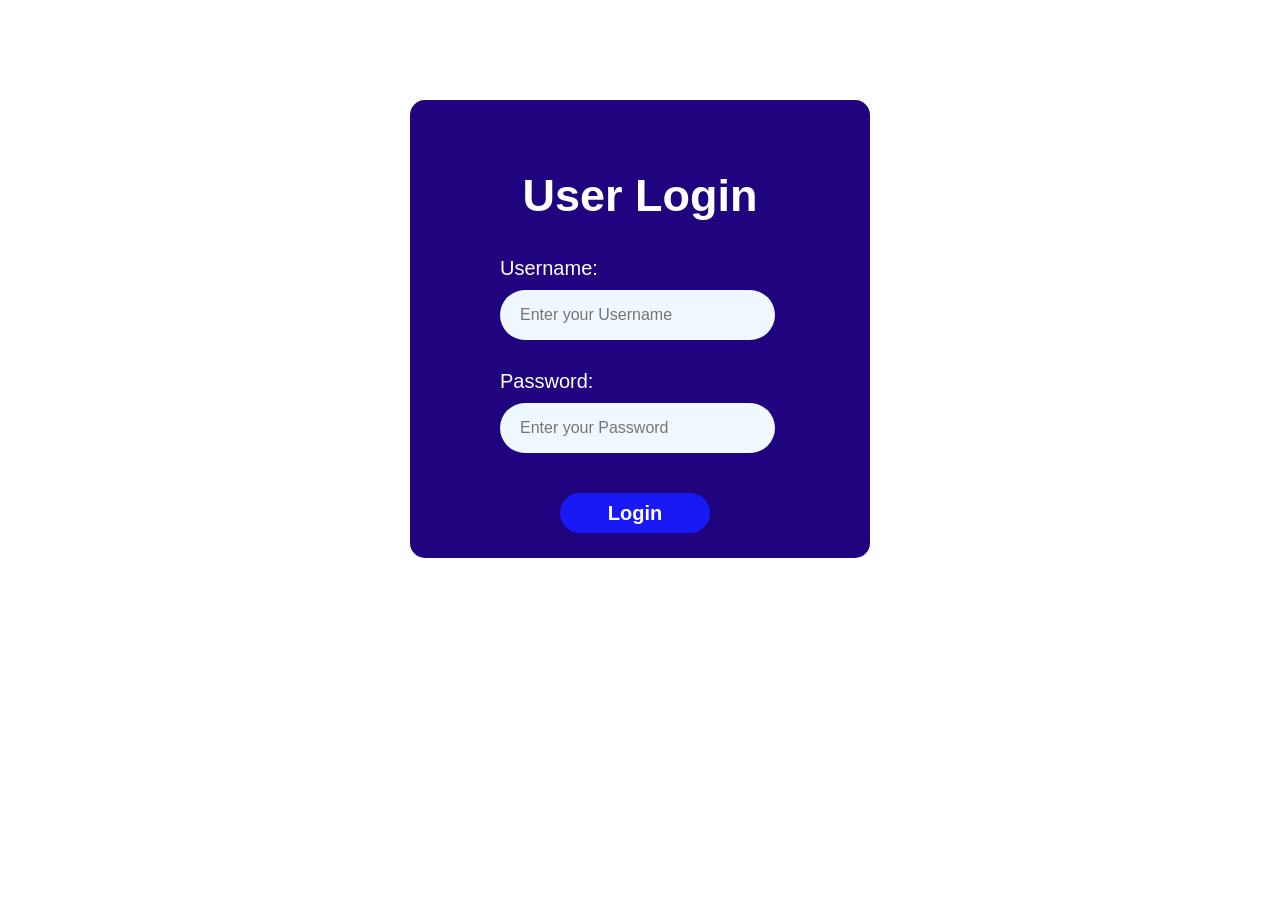
<file: index.html>
<!DOCTYPE html>
<html>
<head>
    <title>Login Form</title>
    <link rel="stylesheet" href="style.css">
</head>
<body>
    <div class="container">
        <form id="loginForm">
            <h1> User Login</h1>
            <div class="input-box">
                <label>Username:</label>
                <input type="text" id="username" placeholder="Enter your Username" required>
            </div>
            <div class="input-box">
                <label> Password:</label>
                <input type="password" id="password" placeholder="Enter your Password" required>
              <button id="loginbtn" type="submit" class="btn">Login</button>
              <p id="error-msg"></p>
            </div>
        </form>
    </div>
    <script src="login.js"></script>
</body>
</html>
</file>
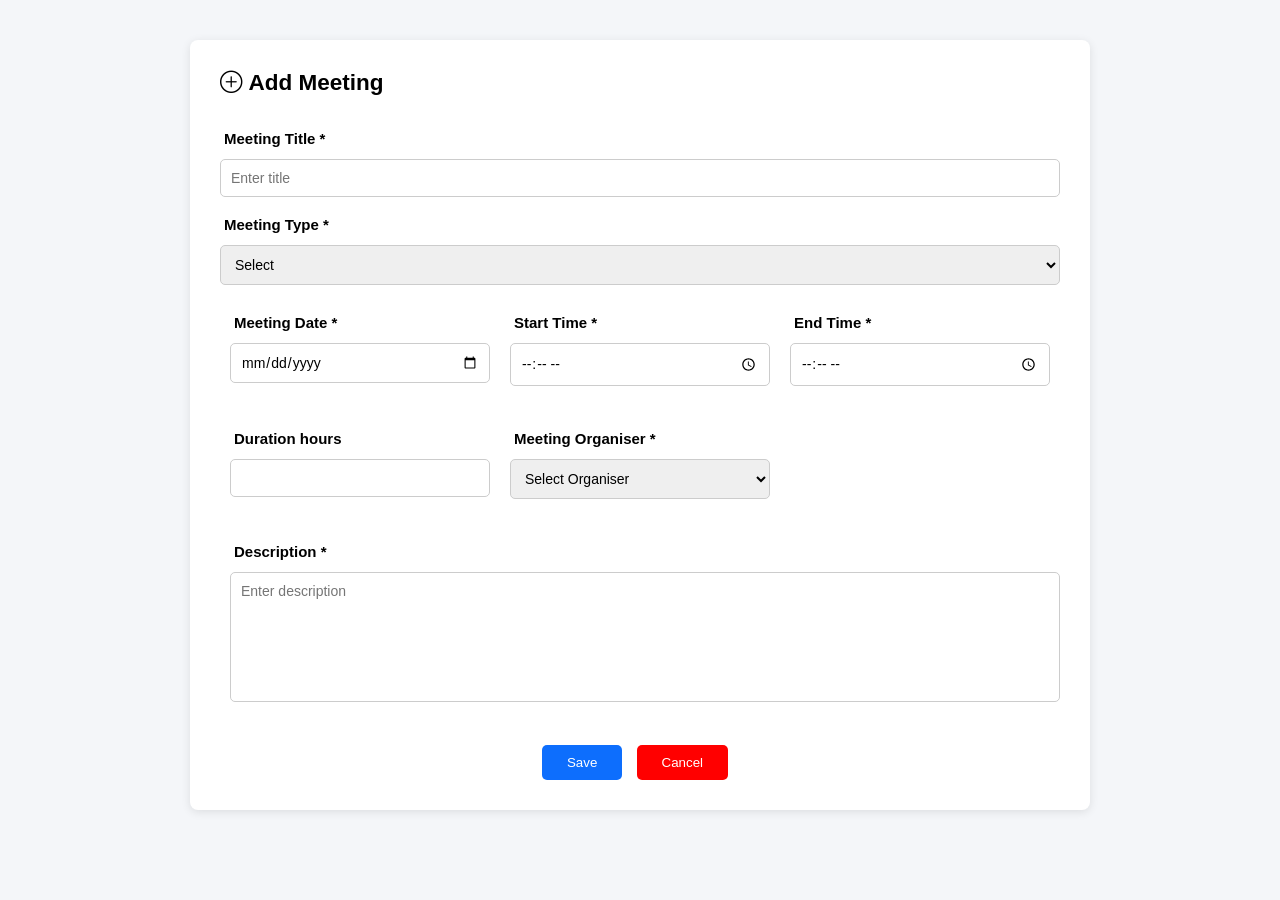
<file: html/add.html>
<!DOCTYPE html>
<html>
<head>
    <title>Add Meeting</title>
    <link rel="stylesheet" href="../css/add.css">
     <link rel="stylesheet" href="https://cdn.jsdelivr.net/npm/bootstrap-icons@1.11.3/font/bootstrap-icons.min.css">
    </head>
<body>
<div class="container">
    <div class="header">
        <h2><i class="bi bi-plus-circle"></i> Add Meeting</h2>
    </div>
    <form>
        <div class="box">
            <label>Meeting Title *</label>
            <input type="text" id="meetingtitle" placeholder="Enter title">
        </div>
        <div class="box">
            <label>Meeting Type *</label>
            <select id="meetingytpe">
               <option>Select</option>
               <option>cochin vendor</option>
               <option>PMDG</option>
               <option>Internal meeting</option>
            </select> 
        </div>
        <div class="row">
            <div class="field">
                <label>Meeting Date *</label>
                <input type="date" id="meetingdate">
            </div>
            <div class="field">
                <label>Start Time *</label>
                <input type="time" id="starttime">
            </div>
             <div class="field">
                <label>End Time *</label>
                <input type="time" id="endtime">
            </div>
        </div>
        <div class="row">
            <div class="field">
                <label>Duration hours</label>
                <input type="text" id="dhrs">
            </div>
            <div class="field">
                <label>Meeting Organiser *</label>
                <select id="organiser">
                    <option>Select Organiser </option>
                    <option>Shrikanth</option>
                    <option>Ram</option>
                    <option>Palanivel</option>
                </select>
            </div>
        </div>
             <div class="row">
            <div class="field">
                <label>Description *</label>
                 <textarea id="description" placeholder="Enter description"></textarea>
            </div>
             </div>
        <div class="buttons">
            <button type="submit" id="savebtn" class="save-btn">Save</button>
            <button type="reset" id="cancelbtn" class="cancel-btn">Cancel</button>
        </div>
    </form>
</div>
<script src="../js/add.js"></script>
</body>
</html>
</file>
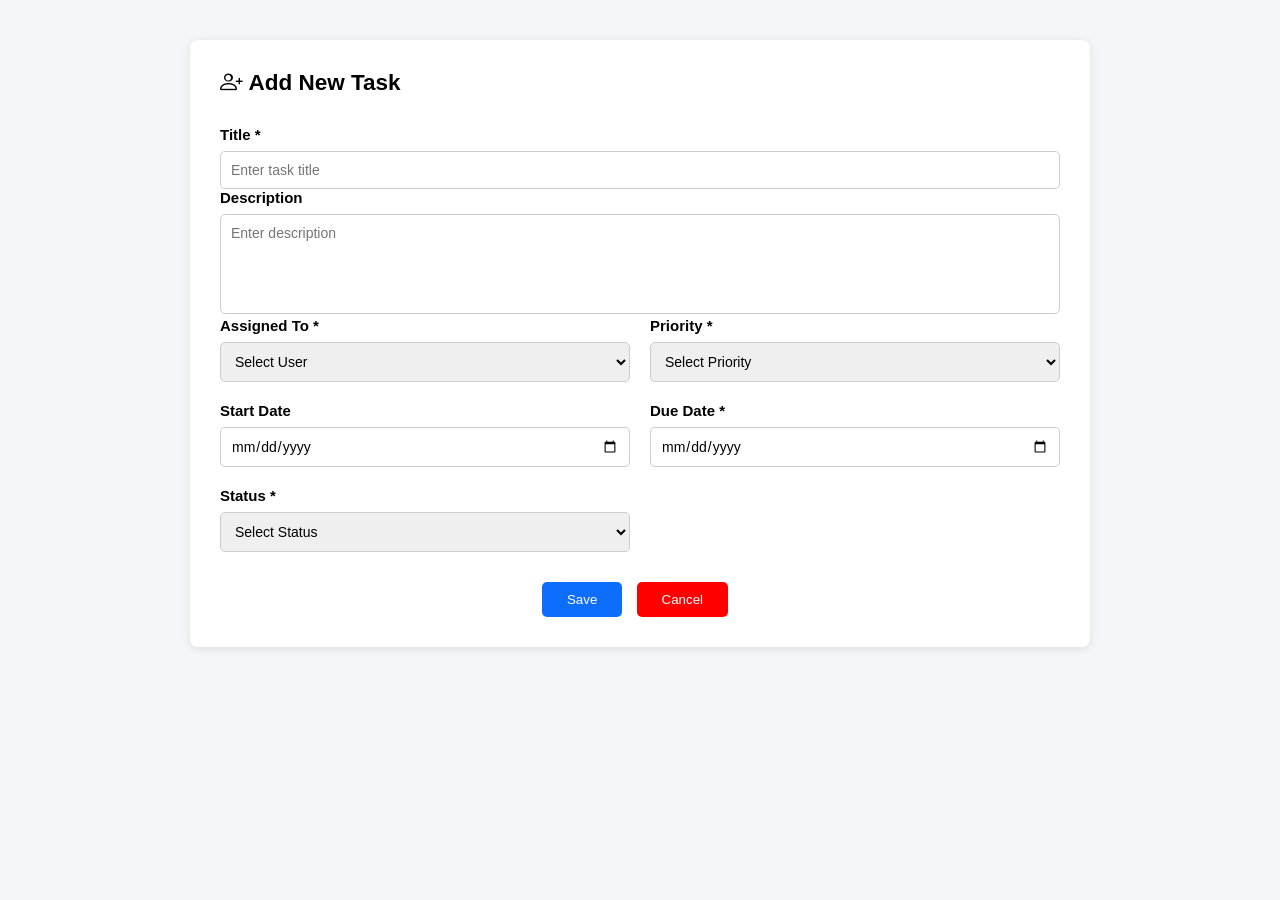
<file: html/addtask.html>
<!DOCTYPE html>
<html>
<head>
    <title>Add New Task</title>
    <link rel="stylesheet" href="../css/addtask.css">
     <link rel="stylesheet" href="https://cdn.jsdelivr.net/npm/bootstrap-icons@1.11.3/font/bootstrap-icons.min.css">
</head>
<body>
<div class="container">
    <div class="header">
        <h2><i class="bi bi-person-plus"></i> Add New Task</h2>
    </div>
    <form>
        <div class="box">
            <label>Title *</label>
            <input type="text" id="title" placeholder="Enter task title">
        </div>
        <div class="box">
            <label>Description</label>
            <textarea  id="description" placeholder="Enter description"></textarea>
        </div>
        <div class="row">
            <div class="field">
                <label>Assigned To *</label>
                <select id="assignedto">
                    <option>Select User</option>
                    <option>ShriKanth</option>
                    <option>Sriman</option>
                     <option>Jayasri</option>
                      <option>Karthick</option>
                </select>
            </div>
            <div class="field">
                <label>Priority *</label>
                <select id="priority">
                    <option>Select Priority</option>
                    <option>High</option>
                    <option>Medium</option>
                    <option>Low</option>
                </select>
            </div>
        </div>
        <div class="row">
            <div class="field">
                <label>Start Date</label>
                <input type="date" id="startdate">
            </div>
            <div class="field">
                <label>Due Date *</label>
                <input type="date" id="duedate">
            </div>
        </div>
        <div class="row">
            <div class="field">
                <label>Status *</label>
                <select id="status">
                    <option>Select Status</option>
                    <option>Open</option>
                    <option>In Progress</option>
                    <option>Completed</option>
                    <option>Pending</option>
                </select>
            </div>
        </div>
        <div class="buttons">
            <button type="submit" class="save-btn" id="savebtn">Save</button>
            <button type="reset" class="cancel-btn" id="cancelbtn">Cancel</button>
        </div>
    </form>
</div>
<script src="../js/addtask.js"></script>
</body>
</html>
</file>
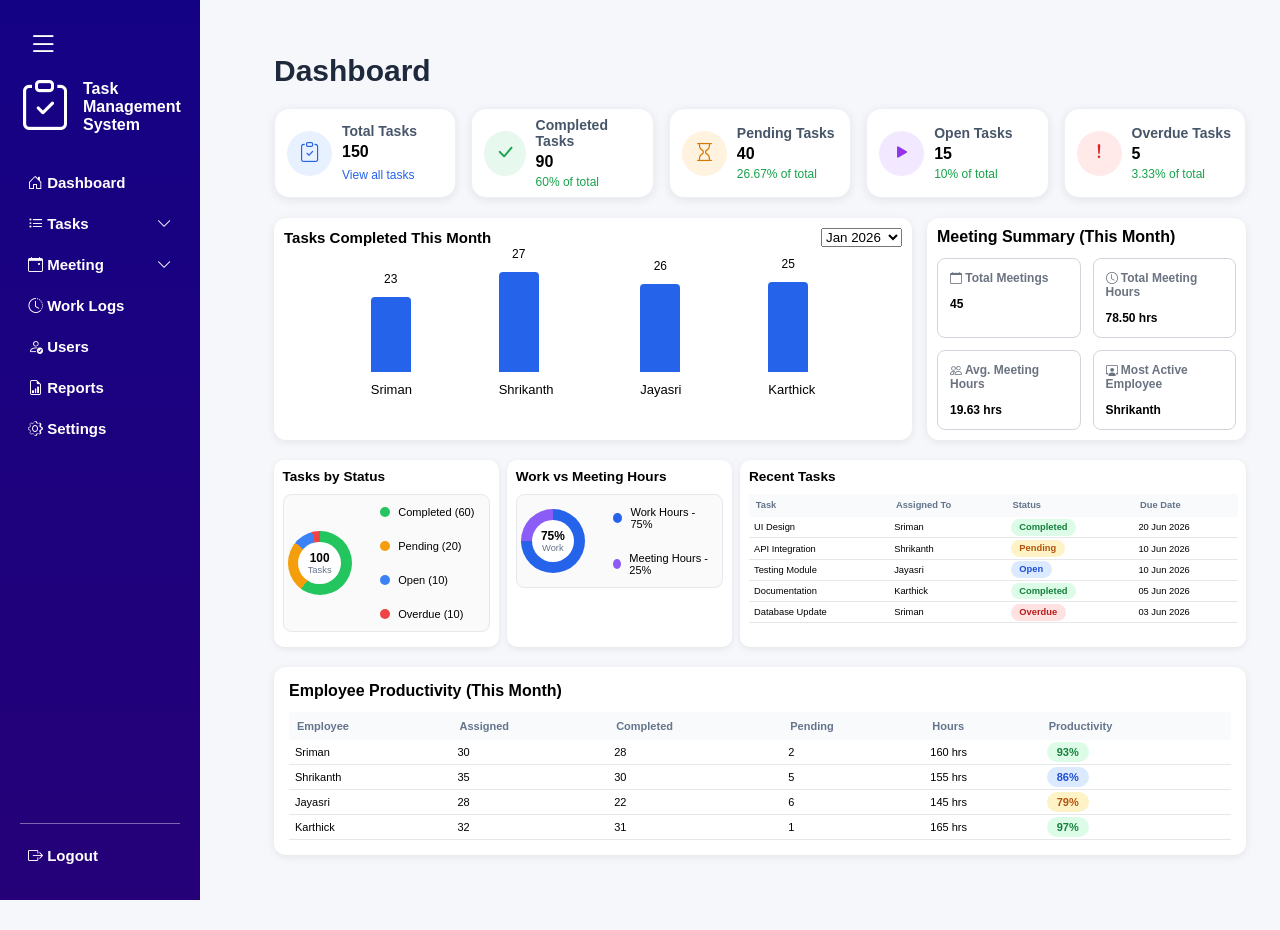
<file: html/dashboard.html>
<!DOCTYPE html>
<html>
<head>
    <title>Dashboard</title>
    <link rel="stylesheet" href="../css/dashboard.css">
    <link rel="stylesheet" href="https://cdn.jsdelivr.net/npm/bootstrap-icons@1.11.3/font/bootstrap-icons.min.css">
</head>
<body>
    <div class="container">
<div class="sidebar">
    <button class="menu-btn"><i class="bi bi-list"></i></button>
    <h6><i class="bi bi-clipboard-check"></i> <span>Task Management System </span> </h6>
    <button id="dashboardbtn"><i class="bi bi-house-door"></i> Dashboard</button>
   <button id="taskbtn">
    <span> <i class="bi bi-list-task"></i> Tasks </span>
    <i class="bi bi-chevron-down"></i>
</button>
<div id="tasksubmenu" class="submenu popup-submenu">
    <button id="taskpagebtn">Task List</button>
    <button id="addtaskbtn">Add Task</button>
    <button id="edittaskbtn">Edit Task</button>
    <button id="taskdetailsbtn">Task Details</button>
</div>
      <button id="meetingbtn">
    <span>   <i class="bi bi-calendar-event"></i> Meeting </span>
    <i class="bi bi-chevron-down"></i>
</button>
   <div id="meetingsubmenu" class="submenu popup-submenu">
            <button id="addmeetingbtn" class="submenu-btn"> Add Meeting </button>
            <button id="meetingdetailsbtn" class="submenu-btn">Meeting Details</button>
        </div>
    <button id="worklogsbtn"><i class="bi bi-clock-history"></i>  Work Logs</button>
    <button id="usersbtn"><i class="bi bi-person-check"></i> Users</button>
    <button id="reportsbtn"> <i class="bi bi-file-earmark-bar-graph"></i> Reports</button>
    <button id="settingsbtn"> <i class="bi bi-gear"></i> Settings</button>
    <div class="bottom-section">
    <hr class="sidebar-line">
    <button id="out-btn" class="logout-btn" onclick="logout()" ><i class="bi bi-box-arrow-right"></i> Logout</button>
</div>
</div>
<div class="main-content" id="maincontent">
    <div id="dashboard-content">
    <div class="dashboard-header">
        <h1>Dashboard</h1>
    </div>
    <div class="stats-container">
        <div class="stat-card">
         <div class="icon blue"> <i class="bi bi-clipboard-check"></i></div>
         <div class="details">
         <h4>Total Tasks</h4>
         <h2>150</h2>
        <a href="#">View all tasks</a>
        </div>
    </div>
        <div class="stat-card">
         <div class="icon green"> <i class="bi bi-check-lg"></i></div>
            <div class="details">
             <h4>Completed Tasks</h4>
             <h2>90</h2>
             <p>60% of total</p>
            </div>
        </div>
        <div class="stat-card">
            <div class="icon orange"><i class="bi bi-hourglass"></i> </div>
            <div class="details">
            <h4>Pending Tasks</h4>
            <h2>40</h2>
            <p>26.67% of total</p>
            </div>
        </div>
        <div class="stat-card">
            <div class="icon purple"> <i class="bi bi-play-fill"></i></div>
            <div class="details">
                <h4>Open Tasks</h4>
                <h2>15</h2>
                <p>10% of total</p>
            </div>
        </div>
        <div class="stat-card">
            <div class="icon red"><i class="bi bi-exclamation-lg"></i></div>
            <div class="details">
                <h4>Overdue Tasks</h4>
                <h2>5</h2>
                <p>3.33% of total</p>
            </div>
        </div>
    </div>
<div class="dashboard-row">
    <div class="chart-card">
        <div class="card-header">
            <h4>Tasks Completed This Month</h4>
            <select>
                <option>Jan 2026</option> <option>Feb 2026</option> <option>Mar 2026</option> <option>Apr 2026</option> <option>May 2026</option> <option>Jun 2026</option>
            </select>
        </div>
        <div class="bar-chart">
            <div class="bar-item">
                <div class="bar" style="height:75px;">
                    <span>23</span>
                </div>
                <p>Sriman</p>
            </div>
            <div class="bar-item">
                <div class="bar" style="height:100px;">
                    <span>27</span>
                </div>
                <p>Shrikanth</p>
            </div>
            <div class="bar-item">
                <div class="bar" style="height:88px;">
                    <span>26</span>
                </div>
                <p>Jayasri</p>
            </div>
            <div class="bar-item">
                <div class="bar" style="height:90px;">
                    <span>25</span>
                </div>
                <p>Karthick</p>
            </div>
        </div>
    </div>
    <div class="meeting-card">
        <h4>Meeting Summary (This Month)</h4>
        <div class="meeting-grid">
            <div class="meeting-box">
                <h4><i class="bi bi-calendar"></i> Total Meetings</h4>
                <h2>45</h2>
            </div>
            <div class="meeting-box">
                <h4><i class="bi bi-clock"></i> Total Meeting Hours</h4>
                <h2>78.50 hrs</h2>
            </div>
            <div class="meeting-box">
                <h4><i class="bi bi-people"></i> Avg. Meeting Hours</h4>
                <h2>19.63 hrs</h2>
            </div>
            <div class="meeting-box">
                <h4><i class="bi bi-person-workspace"></i> Most Active Employee</h4>
                <h2>Shrikanth</h2>
            </div>
        </div>
    </div>
</div>
<div class="bottom-row">
    <div class="status-card">
        <h4>Tasks by Status</h4>
       <div class="chart-grid">
    <div class="donut-chart">
        <div class="donut-center">
            <h2>100</h2>
            <p>Tasks</p>
        </div>
    </div>
            <div class="status-legend">
                <div><span class="dot completed"></span> Completed (60)</div>
                <div><span class="dot pending"></span> Pending (20)</div>
                <div><span class="dot open"></span> Open (10)</div>
                <div><span class="dot overdue"></span> Overdue (10)</div>
            </div>
        </div>
    </div>
    <div class="work-card">
        <h4>Work vs Meeting Hours</h4>
      <div class="chart-grid">
    <div class="donut-chart work-donut">
        <div class="donut-center">
            <h2>75%</h2>
            <p>Work</p>
        </div>
    </div>
            <div class="status-legend">
                <div>
                    <span class="dot work"></span>
                    Work Hours - 75%
                </div>
                <div>
                    <span class="dot meeting"></span>
                    Meeting Hours - 25%
                </div>
            </div>
        </div>
    </div>
    <div class="recent-card">
        <h4>Recent Tasks</h4>
        <table class="task-table">
            <thead>
                <tr>
                    <th>Task</th> <th>Assigned To</th> <th>Status</th> <th>Due Date</th>
                </tr>
            </thead>
            <tbody>
                <tr>
                    <td>UI Design</td> <td>Sriman</td>
                    <td><span class="status completed">Completed</span></td>
                    <td>20 Jun 2026</td>
                </tr>
                <tr>
                    <td>API Integration</td> <td>Shrikanth</td>
                    <td><span class="status pending">Pending</span></td>
                    <td>10 Jun 2026</td>
                </tr>
                <tr>
                    <td>Testing Module</td> <td>Jayasri</td>
                    <td><span class="status open">Open</span></td>
                    <td>10 Jun 2026</td>
                </tr>
                <tr>
                    <td>Documentation</td> <td>Karthick</td>
                    <td><span class="status completed">Completed</span></td>
                    <td>05 Jun 2026</td>
                </tr>
                <tr>
                    <td>Database Update</td> <td>Sriman</td>
                    <td><span class="status overdue">Overdue</span></td>
                    <td>03 Jun 2026</td>
                </tr>
            </tbody>
        </table>
    </div>
</div>
<div class="productivity-card">
    <h4>Employee Productivity (This Month)</h4>
    <table class="task-table">
        <thead>
            <tr>
                <th>Employee</th> <th>Assigned</th> <th>Completed</th> <th>Pending</th> <th>Hours</th> <th>Productivity</th>
            </tr>
        </thead>
        <tbody>
            <tr>
                <td>Sriman</td> <td>30</td> <td>28</td> <td>2</td> <td>160 hrs</td>
                <td><span class="status completed">93%</span></td>
            </tr>
            <tr>
                <td>Shrikanth</td> <td>35</td> <td>30</td> <td>5</td> <td>155 hrs</td>
                <td><span class="status open">86%</span></td>
            </tr>
            <tr>
                <td>Jayasri</td> <td>28</td> <td>22</td> <td>6</td> <td>145 hrs</td>
                <td><span class="status pending">79%</span></td>
            </tr>
            <tr>
                <td>Karthick</td> <td>32</td> <td>31</td> <td>1</td> <td>165 hrs</td>
                <td><span class="status completed">97%</span></td>
            </tr>
        </tbody>
    </table>
</div>
    </div>
    </div>
    <div id="popup-overlay" class="popup-overlay">
    <div class="popup-window">
        <button class="close-btn" onclick="closePopup()">✕</button>

        <iframe id="popup-frame"></iframe>
    </div>
</div>
<script src="../js/dashboard.js"></script>
</body>
</html>
</file>
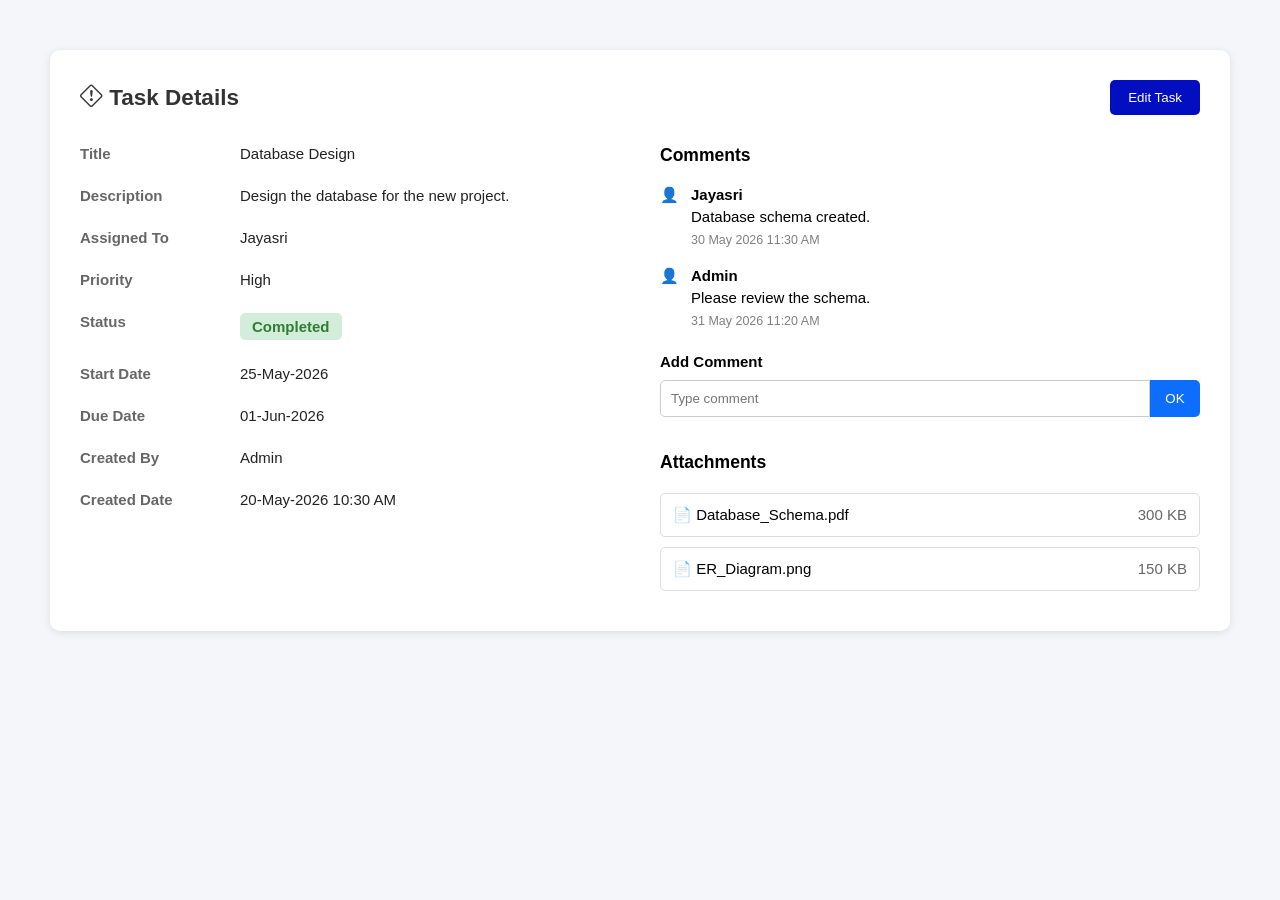
<file: html/details.html>
<!DOCTYPE html>
<html>
<head>
    <title>Task Details</title>
    <link rel="stylesheet" href="../css/details.css">
    <link rel="stylesheet" href="https://cdn.jsdelivr.net/npm/bootstrap-icons@1.11.3/font/bootstrap-icons.min.css">
</head>
<body>
<div class="container">
    <div class="header">
        <h2><i class="bi bi-exclamation-diamond"></i> Task Details</h2>
        <div class="btn-group">
            <button class="edittaskbtn">Edit Task</button>
        </div>
    </div>
    <div class="content">
        <div class="task-info">
            <div class="row">
                <span class="label">Title</span>
                <span class="value">Database Design</span>
            </div>
            <div class="row">
                <span class="label">Description</span>
                <span class="value">Design the database for the new project.</span>
            </div>
            <div class="row">
                <span class="label">Assigned To</span>
                <span class="value">Jayasri</span>
            </div>
            <div class="row">
                <span class="label">Priority</span>
                <span class="value">High</span>
            </div>
            <div class="row">
                <span class="label">Status</span>
                <span class="status">Completed</span>
            </div>
            <div class="row">
                <span class="label">Start Date</span>
                <span class="value">25-May-2026</span>
            </div>
            <div class="row">
                <span class="label">Due Date</span>
                <span class="value">01-Jun-2026</span>
            </div>
            <div class="row">
                <span class="label">Created By</span>
                <span class="value">Admin</span>
            </div>
            <div class="row">
                <span class="label">Created Date</span>
                <span class="value">20-May-2026 10:30 AM</span>
            </div>
        </div>
        <div class="comments-section">
            <h3>Comments</h3>
            <div class="comment">
                <div class="person">👤</div>
                <div>
                    <h4>Jayasri</h4>
                    <p>Database schema created.</p>
                    <small>30 May 2026 11:30 AM</small>
                </div>
            </div>
            <div class="comment">
                <div class="person">👤</div>
                <div>
                    <h4>Admin</h4>
                    <p>Please review the schema.</p>
                    <small>31 May 2026 11:20 AM</small>
                </div>
            </div>
            <h4 class="add-comment">Add Comment</h4>
            <div class="comment-box">
                <input type="text" placeholder="Type comment">
                <button>OK</button>
            </div>
            <h3 class="attach-title">Attachments</h3>
            <div class="file">
                📄 Database_Schema.pdf
                <span>300 KB</span>
            </div>
            <div class="file">
                📄 ER_Diagram.png
                <span>150 KB</span>
            </div>
        </div>
    </div>
</div>
<script src="../js/details.js"></script>
</body>
</html>
</file>
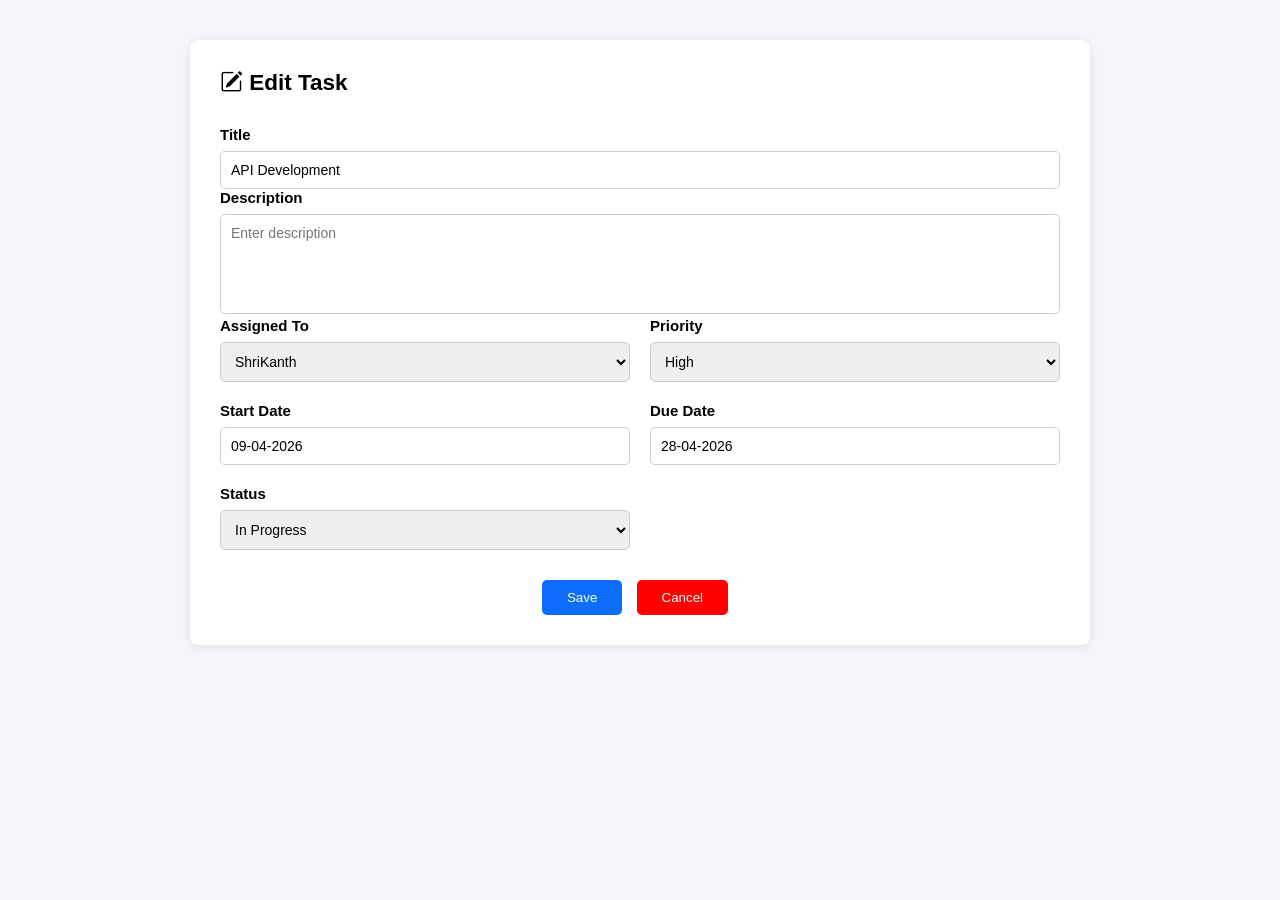
<file: html/edit.html>
<!DOCTYPE html>
<html>
<head>
    <title>Edit Task</title>
    <link rel="stylesheet" href="../css/edit.css">
     <link rel="stylesheet" href="https://cdn.jsdelivr.net/npm/bootstrap-icons@1.11.3/font/bootstrap-icons.min.css">
</head>
<body>
<div class="container">
    <div class="header">
        <h2><i class="bi bi-pencil-square"></i> Edit Task</h2>
    </div>
    <form>
        <div class="box">
            <label >Title </label>
            <input type="text"  id="title" value="API Development">
        </div>
        <div class="box">
            <label>Description</label>
            <textarea id="description" placeholder="Enter description"></textarea>
        </div>
        <div class="row">
            <div class="field">
                <label>Assigned To </label>
                <select id="assignedto">
                    <option>ShriKanth</option>
                </select>
            </div>
            <div class="field">
                <label>Priority </label>
                <select id="priority">
                    <option>High</option>
                </select>
            </div>
        </div>
        <div class="row">
            <div class="field">
                <label>Start Date</label>
                <input id="startdate"   type="text"  value="09-04-2026">
            </div>
            <div class="field">
                <label>Due Date </label>
                <input id="duedate" type="text" value="28-04-2026">
            </div>
        </div>
        <div class="row">
            <div class="field">
                <label>Status </label>
                <select id="status">
                    <option>In Progress</option>
                </select>
            </div>
        </div>
        <div class="buttons">
            <button type="submit" class="save-btn" id="savebtn">Save</button>
            <button type="reset" class="cancel-btn" id="cancelbtn">Cancel</button>
        </div>
    </form>
</div>
<script src="../js/edit.js"></script>
</body>
</html>
</file>
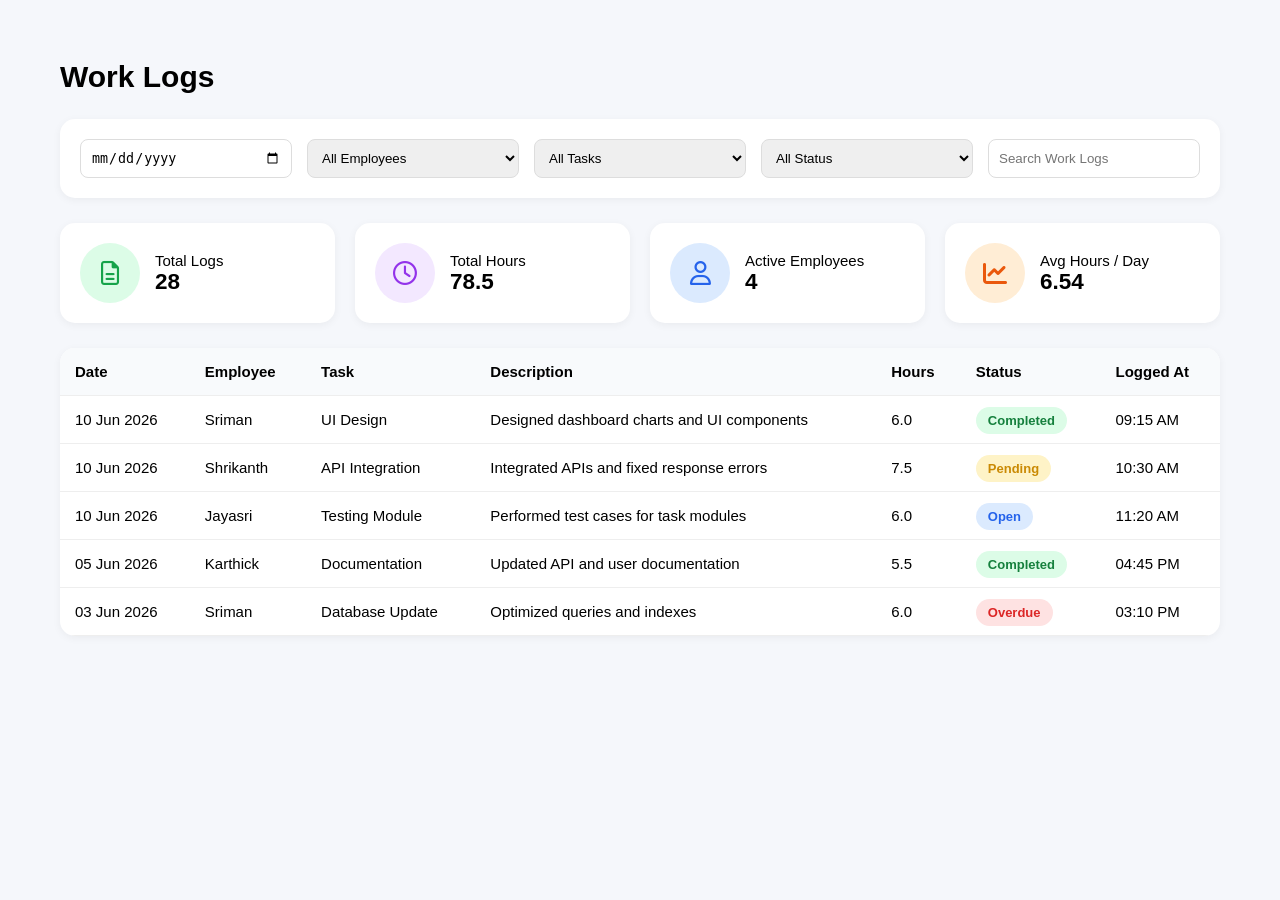
<file: html/log.html>
<!DOCTYPE html>
<html>
<head>
    <title>Work Logs</title>
    <link rel="stylesheet" href="../css/log.css">
    <link rel="stylesheet"
        href="https://cdnjs.cloudflare.com/ajax/libs/font-awesome/6.5.1/css/all.min.css">
</head>
    <div class="main">
        <div class="header">
            <div>
                <h1>Work Logs</h1>
            </div>
        </div>
        <div class="filters">
            <input type="date">
            <select>
                <option>All Employees</option>
                <option>Sriman</option>
                <option>Shrikanth</option>
                <option>Jayasri</option>
                <option>Karthick</option>
            </select>
            <select>
                <option>All Tasks</option>
                <option>UI Design</option>
                <option>API Integration</option>
                <option>Testing Module</option>
                <option>Documentation</option>
                <option>Database Update</option>
            </select>
            <select>
                <option>All Status</option>
                <option>Open</option>
                <option>Completed</option>
                <option>Pending</option>
                <option>Overdue</option>
            </select>
            <input type="text" placeholder="Search Work Logs">
        </div>
        <div class="cards">
            <div class="card">
                <i class="fa-regular fa-file-lines green"></i>
                <div>
                    <p>Total Logs</p>
                    <h2>28</h2>
                </div>
            </div>
            <div class="card">
                <i class="fa-regular fa-clock purple"></i>
                <div>
                    <p>Total Hours</p>
                    <h2>78.5</h2>
                </div>
            </div>
            <div class="card">
                <i class="fa-regular fa-user blue"></i>
                <div>
                    <p>Active Employees</p>
                    <h2>4</h2>
                </div>
            </div>
            <div class="card">
                <i class="fa-solid fa-chart-line orange"></i>
                <div>
                    <p>Avg Hours / Day</p>
                    <h2>6.54</h2>
                </div>
            </div>
        </div>
        <div class="table-container">
            <table>
                <thead>
                    <tr>
                        <th>Date</th>
                        <th>Employee</th>
                        <th>Task</th>
                        <th>Description</th>
                        <th>Hours</th>
                        <th>Status</th>
                        <th>Logged At</th>
                    </tr>
                </thead>
                <tbody id="workLogTable"></tbody>
            </table>
        </div>
    </div>
    <script src="../js/log.js"></script>
</body>
</html>
</file>
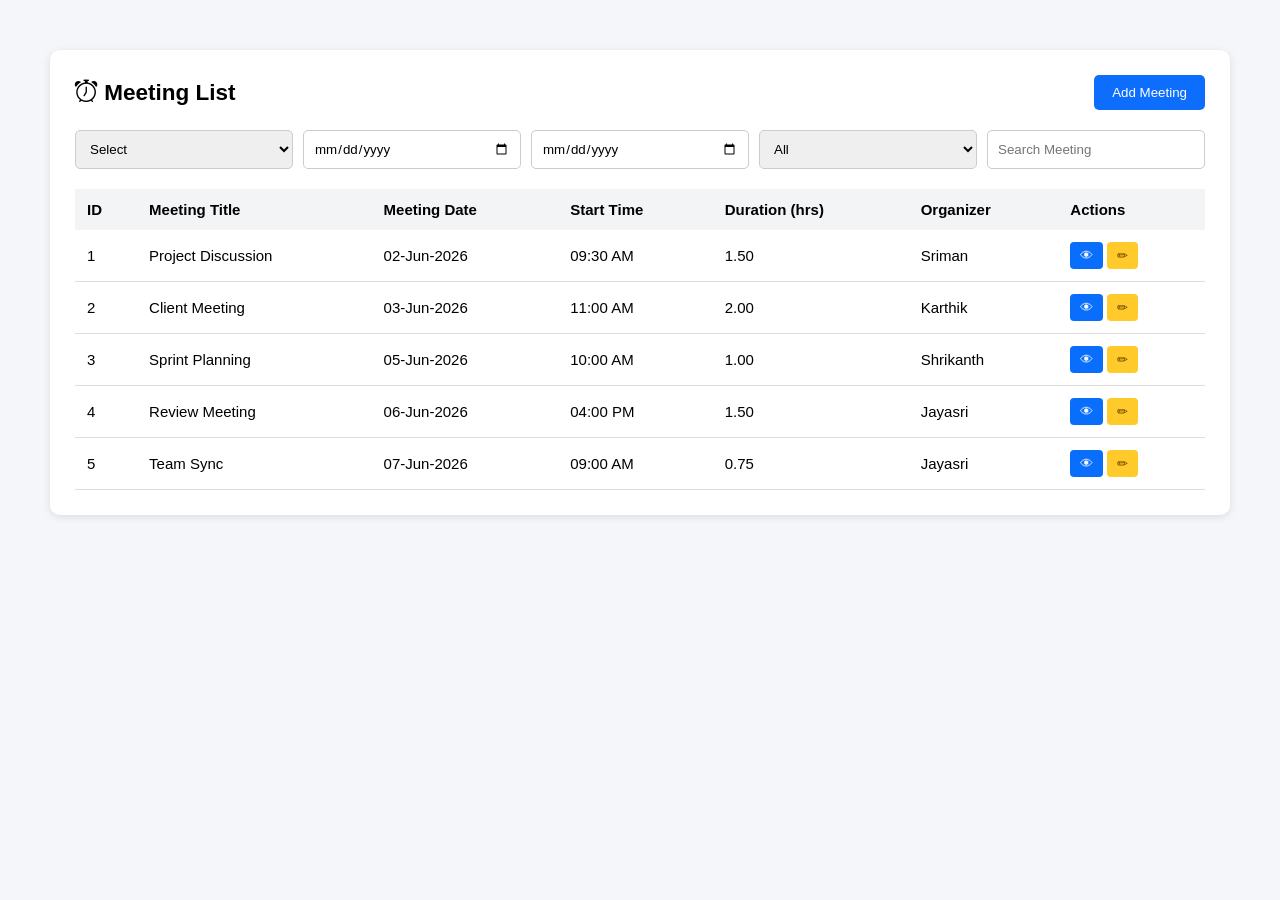
<file: html/meetinglist.html>
<!DOCTYPE html>
<html>
<head>
    <title>Meeting List</title>
    <link rel="stylesheet" href="../css/meetinglist.css">
    <link rel="stylesheet" href="https://cdn.jsdelivr.net/npm/bootstrap-icons@1.11.3/font/bootstrap-icons.min.css">
</head>
<body>
<div class="container">
    <div class="header">
        <h2><i class="bi bi-alarm"></i> Meeting List</h2>
        <div class="action-buttons">
        <button id="addbtn" class="add-btn">Add Meeting</button>
    </div>
    </div>
    <div class="filters">
        <select>
            <option>Select</option>
            <option>Jan 2026</option>
            <option>Feb 2026</option>
            <option>Mar 2026</option>
            <option>Apr 2026</option>
            <option>May 2026</option>
            <option>Jun 2026</option>
        </select>
        <input type="date">
        <input type="date">
        <select>
            <option>All</option>
            <option>Sriman</option>
            <option>Karthik</option>
            <option>Shrikanth</option>
             <option>Jayasri</option>
        </select>
        <input type="text" placeholder="Search Meeting">
    </div>
    <table>
        <thead>
            <tr>
                <th>ID</th>
                <th>Meeting Title</th>
                <th>Meeting Date</th>
                <th>Start Time</th>
                <th>Duration (hrs)</th>
                <th>Organizer</th>
                <th>Actions</th>
            </tr>
        </thead>
        <tbody>
            <tr>
                <td>1</td>
                <td>Project Discussion</td>
                <td>02-Jun-2026</td>
                <td>09:30 AM</td>
                <td>1.50</td>
                <td>Sriman</td>
                <td>
                    <button class="view">👁</button>
                    <button class="edit">✏</button>
                </td>
            </tr>
            <tr>
                <td>2</td>
                <td>Client Meeting</td>
                <td>03-Jun-2026</td>
                <td>11:00 AM</td>
                <td>2.00</td>
                <td>Karthik</td>
                <td>
                    <button class="view">👁</button>
                    <button class="edit">✏</button>
                </td>
            </tr>
            <tr>
                <td>3</td>
                <td>Sprint Planning</td>
                <td>05-Jun-2026</td>
                <td>10:00 AM</td>
                <td>1.00</td>
                <td>Shrikanth</td>
                <td>
                    <button class="view">👁</button>
                    <button class="edit">✏</button>
                </td>
            </tr>
            <tr>
                <td>4</td>
                <td>Review Meeting</td>
                <td>06-Jun-2026</td>
                <td>04:00 PM</td>
                <td>1.50</td>
                <td>Jayasri</td>
                <td>
                    <button class="view">👁</button>
                    <button class="edit">✏</button>
                </td>
            </tr>
            <tr>
                <td>5</td>
                <td>Team Sync</td>
                <td>07-Jun-2026</td>
                <td>09:00 AM</td>
                <td>0.75</td>
                <td>Jayasri</td>
                <td>
                    <button class="view">👁</button>
                    <button class="edit">✏</button>
                </td>
            </tr>
        </tbody>
    </table>
</div>
<script src="../js/meeting.js"></script>
</body>
</html>
</file>
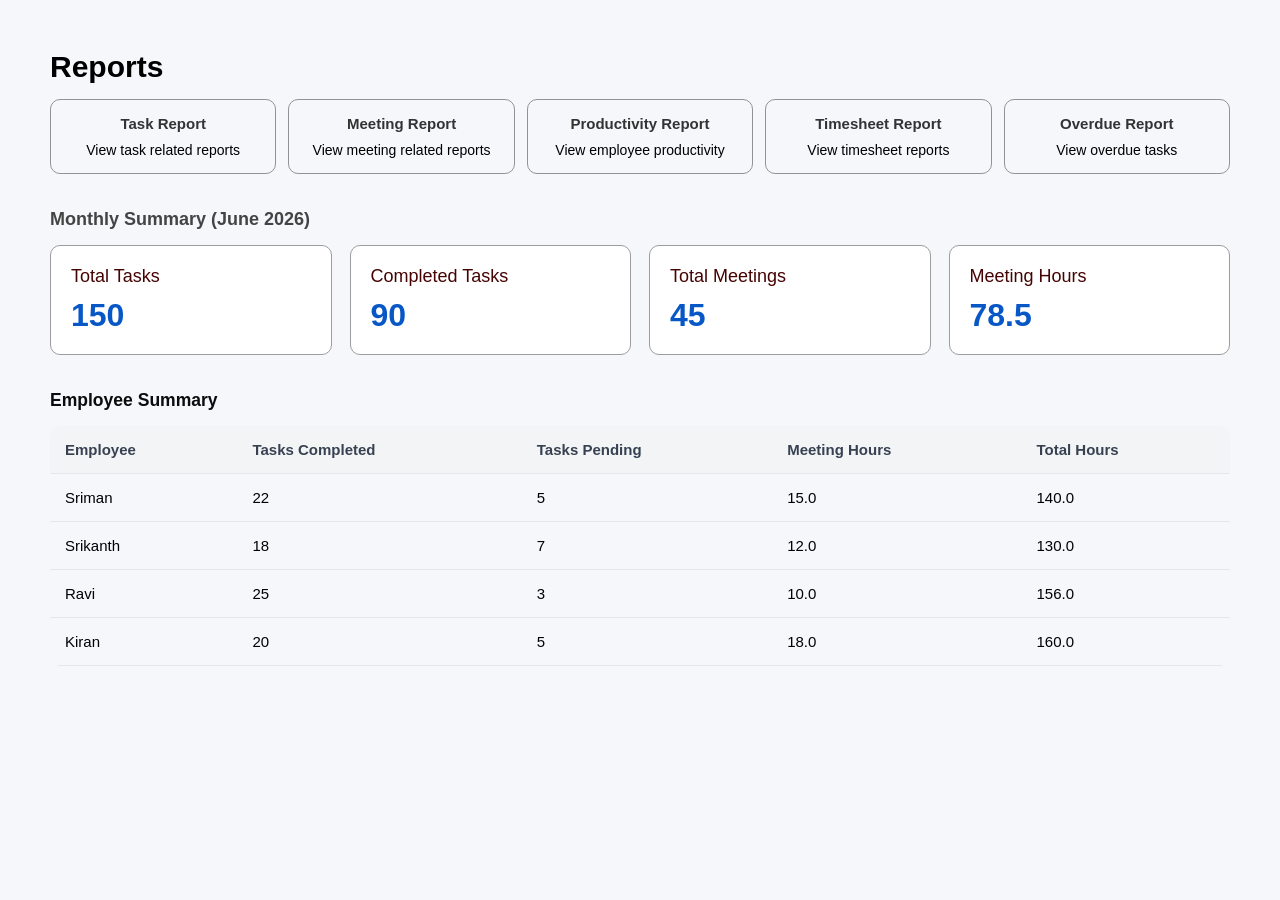
<file: html/report.html>
<!DOCTYPE html>
<html>
<head>
    <title>Reports Dashboard</title>
    <link rel="stylesheet" href="../css/report.css" />
    <link rel="stylesheet" href="https://cdnjs.cloudflare.com/ajax/libs/font-awesome/6.5.1/css/all.min.css />
</head>
<body>
<div class="container">
    <h2>Reports</h2>
    <div class="report-grid">
        <div class="report-card">
            <i class="fa-regular fa-file-lines"></i>
            <h4>Task Report</h4>
            <p>View task related reports</p>
        </div>
        <div class="report-card">
            <i class="fa-regular fa-calendar"></i>
            <h4>Meeting Report</h4>
            <p>View meeting related reports</p>
        </div>
        <div class="report-card">
            <i class="fa-solid fa-chart-line"></i>
            <h4>Productivity Report</h4>
            <p>View employee productivity</p>
        </div>
        <div class="report-card">
            <i class="fa-regular fa-clock"></i>
            <h4>Timesheet Report</h4>
            <p>View timesheet reports</p>
        </div>
        <div class="report-card">
            <i class="fa-solid fa-stopwatch"></i>
            <h4>Overdue Report</h4>
            <p>View overdue tasks</p>
        </div>
    </div>
    <div class="section-title">
        Monthly Summary (June 2026)
    </div>
    <div class="summary-grid">
        <div class="summary-card">
            <span>Total Tasks</span>
            <h3>150</h3>
        </div>
        <div class="summary-card">
            <span>Completed Tasks</span>
            <h3 class="success">90</h3>
        </div>
        <div class="summary-card">
            <span>Total Meetings</span>
            <h3>45</h3>
        </div>
        <div class="summary-card">
            <span>Meeting Hours</span>
            <h3>78.5</h3>
        </div>
    </div>
    <div class="employee-section">
        <h3>Employee Summary</h3>
        <table>
            <thead>
                <tr>
                    <th>Employee</th>
                    <th>Tasks Completed</th>
                    <th>Tasks Pending</th>
                    <th>Meeting Hours</th>
                    <th>Total Hours</th>
                </tr>
            </thead>
            <tbody>
                <tr>
                    <td>Sriman</td>
                    <td>22</td>
                    <td>5</td>
                    <td>15.0</td>
                    <td>140.0</td>
                </tr>
                <tr>
                    <td>Srikanth</td>
                    <td>18</td>
                    <td>7</td>
                    <td>12.0</td>
                    <td>130.0</td>
                </tr>
                <tr>
                    <td>Ravi</td>
                    <td>25</td>
                    <td>3</td>
                    <td>10.0</td>
                    <td>156.0</td>
                </tr>
                <tr>
                    <td>Kiran</td>
                    <td>20</td>
                    <td>5</td>
                    <td>18.0</td>
                    <td>160.0</td>
                </tr>
            </tbody>
        </table>
    </div>
</div>
<script src="../js/report.js"></script>
</body>
</html>
</file>
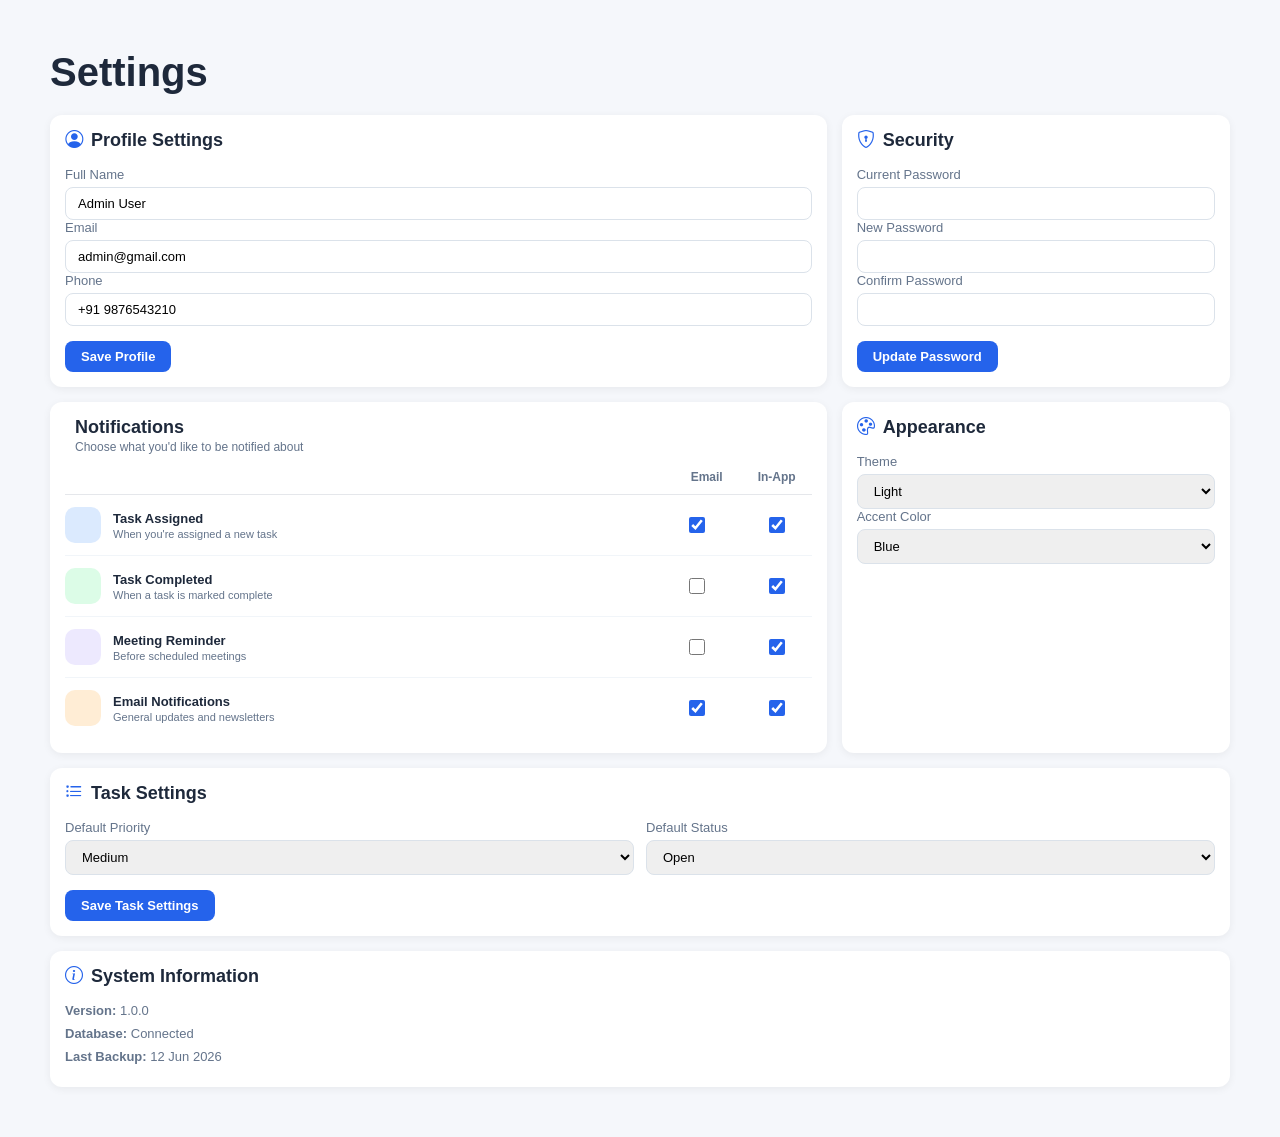
<file: html/settings.html>
<!DOCTYPE html>
<html>
<head>
    <title>Settings</title>
    <link rel="stylesheet" href="../css/settings.css">
    <link rel="stylesheet" href="https://cdn.jsdelivr.net/npm/bootstrap-icons@1.11.3/font/bootstrap-icons.min.css">
</head>
<body>
<div class="settings-container">
    <div class="page-header">
    <h1>Settings</h1>
    </div>
    <div class="settings-grid">
        <div class="card">
            <h3><i class="bi bi-person-circle"></i> Profile Settings</h3>
            <label>Full Name</label>
            <input type="text" value="Admin User">
            <label>Email</label>
            <input type="email" value="admin@gmail.com">
            <label>Phone</label>
            <input type="text" value="+91 9876543210">
            <button class="save-btn">Save Profile</button>
        </div>
        <div class="card">
            <h3><i class="bi bi-shield-lock"></i> Security</h3>
            <label>Current Password</label>
            <input type="password">
            <label>New Password</label>
            <input type="password">
            <label>Confirm Password</label>
            <input type="password">
            <button class="save-btn">Update Password</button>
        </div>
        <div class="settings-card notification-card">
    <div class="card-header">
        <i class="fas fa-bell"></i>
        <div>
            <h3>Notifications</h3>
            <p>Choose what you'd like to be notified about</p>
        </div>
    </div>
    <div class="notification-table">
        <div class="table-header">
            <span></span>
            <span>Email</span>
            <span>In-App</span>
        </div>
        <div class="notification-row">
            <div class="notification-info">
                <div class="icon-box blue">
                    <i class="fas fa-tasks"></i>
                </div>
                <div>
                    <h4>Task Assigned</h4>
                    <p>When you're assigned a new task</p>
                </div>
            </div>
            <input type="checkbox" checked>
            <input type="checkbox" checked>
        </div>
        <div class="notification-row">
            <div class="notification-info">
                <div class="icon-box green">
                    <i class="fas fa-check-circle"></i>
                </div>
                <div>
                    <h4>Task Completed</h4>
                    <p>When a task is marked complete</p>
                </div>
            </div>
            <input type="checkbox">
            <input type="checkbox" checked>
        </div>
        <div class="notification-row">
            <div class="notification-info">
                <div class="icon-box purple">
                    <i class="fas fa-calendar"></i>
                </div>
                <div>
                    <h4>Meeting Reminder</h4>
                    <p>Before scheduled meetings</p>
                </div>
            </div>
            <input type="checkbox">
            <input type="checkbox" checked>
        </div>
        <div class="notification-row">
            <div class="notification-info">
                <div class="icon-box orange">
                    <i class="fas fa-envelope"></i>
                </div>
                <div>
                    <h4>Email Notifications</h4>
                    <p>General updates and newsletters</p>
                </div>
            </div>
            <input type="checkbox" checked>
            <input type="checkbox" checked>
        </div>
    </div>
</div>
        <div class="card">
            <h3><i class="bi bi-palette"></i> Appearance</h3>
            <label>Theme</label>
            <select>
                <option>Light</option>
                <option>Dark</option>
            </select>
            <label>Accent Color</label>
            <select>
                <option>Blue</option>
                <option>Purple</option>
                <option>Green</option>
            </select>
        </div>
        <div class="card wide-card">
            <h3><i class="bi bi-list-task"></i> Task Settings</h3>
            <div class="row">
                <div>
                    <label>Default Priority</label>
                    <select>
                        <option>Low</option>
                        <option selected>Medium</option>
                        <option>High</option>
                    </select>
                </div>
                <div>
                    <label>Default Status</label>
                    <select>
                        <option selected>Open</option>
                        <option>Pending</option>
                        <option>Completed</option>
                    </select>
                </div>
            </div>
            <button class="save-btn">Save Task Settings</button>
        </div>
        <div class="card wide-card">
            <h3><i class="bi bi-info-circle"></i> System Information</h3>
            <div class="info-box">
                <p><strong>Version:</strong> 1.0.0</p>
                <p><strong>Database:</strong> Connected</p>
                <p><strong>Last Backup:</strong> 12 Jun 2026</p>
            </div>
        </div>
    </div>
</div>
</body>
</html>
</file>
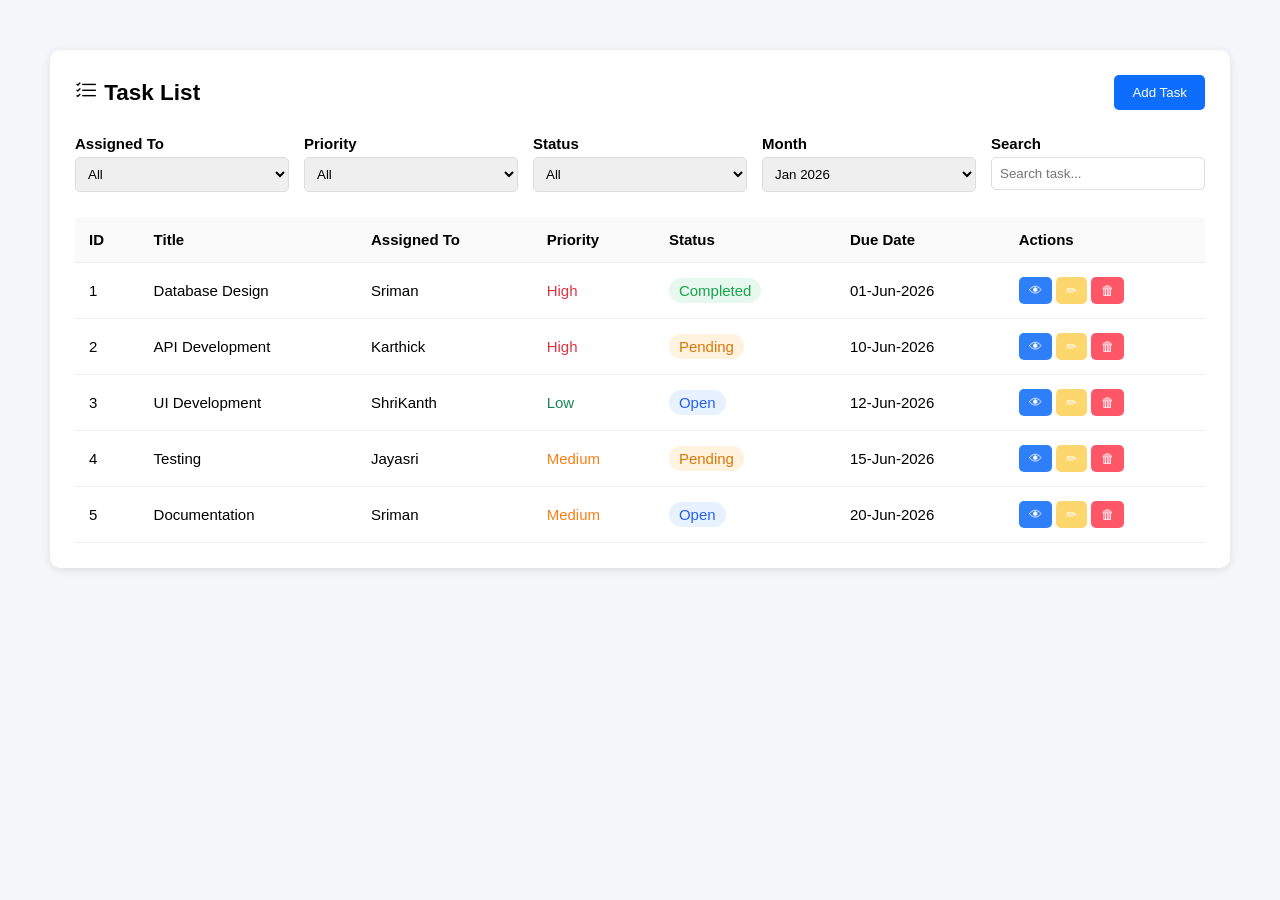
<file: html/task.html>
<!DOCTYPE html>
<html>
<head>
    <title>Task List</title>
    <link rel="stylesheet" href="../css/task.css">
     <link rel="stylesheet" href="https://cdn.jsdelivr.net/npm/bootstrap-icons@1.11.3/font/bootstrap-icons.min.css">
</head>
<body>
<div class="container">
    <div class="header">
        <h2><i class="bi bi-list-check"></i> Task List</h2>
        <div class="action-buttons">
        <button class="add-btn">Add Task</button>
    </div>
    </div>
    <div class="filters">
        <div>
            <label>Assigned To</label>
            <select>
                <option>All</option>
                <option>ShriKanth</option>
                <option>Sriman</option> 
                <option>Jayasri</option>
                <option>Karthick</option>   
            </select>
        </div>
        <div>
            <label>Priority</label>
            <select>
                <option>All</option>
                <option>High</option>
                <option>Medium</option>
                <option>Low</option>
            </select>
        </div>
        <div>
            <label>Status</label>
            <select>
                <option>All</option>
                <option>Completed</option>
                <option>Open</option>
                <option>Pending</option>
            </select>
        </div>
        <div>
            <label>Month</label>
            <select>
                <option>Jan 2026</option>
                <option>Feb 2026</option>
                <option>Mar 2026</option>
                <option>Apr 2026</option>
                <option>May 2026</option>
                <option>Jun 2026</option>
            </select>
        </div>
        <div>
            <label>Search</label>
            <input type="text" placeholder="Search task...">
        </div>
    </div>
    <table>
        <thead>
            <tr>
                <th>ID</th>
                <th>Title</th>
                <th>Assigned To</th>
                <th>Priority</th>
                <th>Status</th>
                <th>Due Date</th>
                <th>Actions</th>
            </tr>
        </thead>
        <tbody>
            <tr>
                <td>1</td>
                <td>Database Design</td>
                <td>Sriman</td>
                <td><span class="high">High</span></td>
                <td><span class="completed">Completed</span></td>
                <td>01-Jun-2026</td>
                <td>
                    <button class="view">👁</button>
                    <button class="edit">✏</button>
                    <button class="delete">🗑</button>
                </td>
            </tr>
            <tr>
                <td>2</td>
                <td>API Development</td>
                <td>Karthick</td>
                <td><span class="high">High</span></td>
                <td><span class="pending">Pending</span></td>
                <td>10-Jun-2026</td>
                <td>
                    <button class="view">👁</button>
                    <button class="edit">✏</button>
                    <button class="delete">🗑</button>
                </td>
            </tr>
            <tr>
                <td>3</td>
                <td>UI Development</td>
                <td>ShriKanth</td>
                <td><span class="low">Low</span></td>
                <td><span class="open">Open</span></td>
                <td>12-Jun-2026</td>
                <td>
                    <button class="view">👁</button>
                    <button class="edit">✏</button>
                    <button class="delete">🗑</button>
                </td>
            </tr>
            <tr>
                <td>4</td>
                <td>Testing</td>
                <td>Jayasri</td>
                <td><span class="medium">Medium</span></td>
                <td><span class="pending">Pending</span></td>
                <td>15-Jun-2026</td>
                <td>
                    <button class="view">👁</button>
                    <button class="edit">✏</button>
                    <button class="delete">🗑</button>
                </td>
            </tr>
            <tr>
                <td>5</td>
                <td>Documentation</td>
                <td>Sriman</td>
                <td><span class="medium">Medium</span></td>
                <td><span class="open">Open</span></td>
                <td>20-Jun-2026</td>
                <td>
                    <button class="view">👁</button>
                    <button class="edit">✏</button>
                    <button class="delete">🗑</button>
                </td>
            </tr>
        </tbody>
    </table>
    </div>
</div>
<script src="../js/task.js"></script>
</body>
</html>
</file>
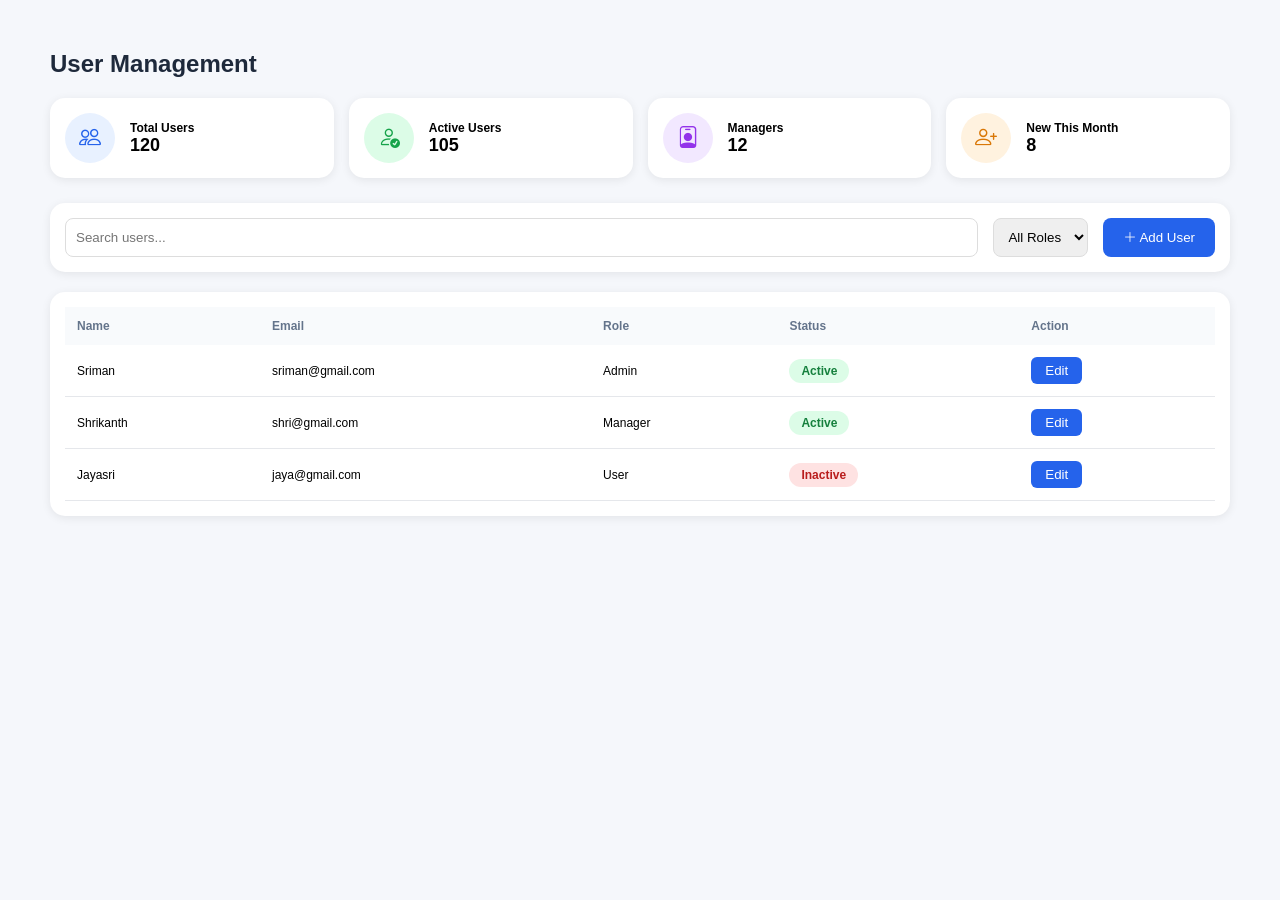
<file: html/user.html>
<!DOCTYPE html>
<html>
<head>
    <title>Users</title>
    <link rel="stylesheet" href="../css/user.css">
    <link rel="stylesheet"
    href="https://cdn.jsdelivr.net/npm/bootstrap-icons@1.11.3/font/bootstrap-icons.min.css">
</head>
<body>
<div class="main-content">
     <div class="top-bar">
           </div>
    <div class="page-header">
        <h1>User Management</h1>
    </div>
    <div class="stats-container">
        <div class="stat-card">
            <div class="icon blue">
                <i class="bi bi-people"></i>
            </div>
            <div>
                <h4>Total Users</h4>
                <h2>120</h2>
            </div>
        </div>
        <div class="stat-card">
            <div class="icon green">
                <i class="bi bi-person-check"></i>
            </div>
            <div>
                <h4>Active Users</h4>
                <h2>105</h2>
            </div>
        </div>
        <div class="stat-card">
            <div class="icon purple">
                <i class="bi bi-person-badge"></i>
            </div>
            <div>
                <h4>Managers</h4>
                <h2>12</h2>
            </div>
        </div>
        <div class="stat-card">
            <div class="icon orange">
                <i class="bi bi-person-plus"></i>
            </div>
            <div>
                <h4>New This Month</h4>
                <h2>8</h2>
            </div>
        </div>

    </div>
    <div class="toolbar">
        <input type="text"  placeholder="Search users...">
        <select>
            <option>All Roles</option>
            <option>Admin</option>
            <option>Manager</option>
            <option>User</option>
        </select>
        <button class="add-btn">  <i class="bi bi-plus-lg"></i> Add User </button>
    </div>
    <div class="table-card">
        <table>
            <thead>
                <tr>
                    <th>Name</th>
                    <th>Email</th>
                    <th>Role</th>
                    <th>Status</th>
                    <th>Action</th>
                </tr>
            </thead>
            <tbody>
                <tr>
                    <td>Sriman</td>
                    <td>sriman@gmail.com</td>
                    <td>Admin</td>
                    <td>
                        <span class="status active"> Active</span>
                    </td>
                    <td>
                        <button class="edit-btn">  Edit </button>
                    </td>
                </tr>
                <tr>
                    <td>Shrikanth</td>
                    <td>shri@gmail.com</td>
                    <td>Manager</td>
                    <td>
                        <span class="status active">  Active </span>
                    </td>
                    <td>
                        <button class="edit-btn">  Edit </button>
                    </td>
                </tr>
                <tr>
                    <td>Jayasri</td>
                    <td>jaya@gmail.com</td>
                    <td>User</td>
                    <td>
                        <span class="status inactive"> Inactive</span>
                    </td>
                    <td>
                        <button class="edit-btn"> Edit </button>
                    </td>
                </tr>
            </tbody>
        </table>
    </div>
</div>
<script src="../js/user.js"></script>
</body>
</html>
</file>
<file: style.css>
*{
    padding:0;
    margin:0;
    box-sizing:border-box;
    font-family: Arial, Helvetica, sans-serif;
}
body{
    display:flex;
    justify-content: center;
    align-items:center;
    height:100%;
    background-size:cover;
    background-position: center;
    padding:100px;
    overflow:hidden;
    background-image:url(https://static.vecteezy.com/system/resources/thumbnails/075/207/179/large/abstract-deep-blue-and-purple-gradient-with-smooth-flowing-curves-and-soft-blur-modern-minimal-background-with-dramatic-mood-and-copy-space-for-technology-creative-or-digital-themes-video.jpg);
}
.container {
    width:460px;
    background-color: rgb(32, 3, 126);
    border:1px grey;
    backdrop-filter:blur(10px);
    color:white;
    border-radius:15px;
    padding:70px;
}
h1{
    text-align:center;
    margin-bottom:30px;
    font-size:45px;
}
.input-box{
    margin:20px;
    padding:5px;
    margin-left:15px;
}
.input-box label{
    display:block;
    margin-bottom:10px;
    font-size:20px;
}
.input-box input{
    width:100%;
    height:50px;
    border-radius:25px;
    padding:20px;
    background-color:aliceblue;
    color:black;
    font-size:16px;
    border: none;
    
}
.btn{
    width:150px;
    height:40px;
    border-radius:25px;
    background-color:rgb(25, 25, 245);
    color:white;
    font-size:20px;
    font-weight:bold;
    border:none;
    cursor:pointer;
    margin-top:40px;
    align-self:center;
    display:block;
    position:absolute;
    margin-left:60px;
}
.btn:hover{
    background-color:rgb(3, 44, 195);
    color:#ffffff;
}
#error-msg{
    color:rgb(245, 239, 239);
    font-size:13px;
    margin-top: 10px;
    text-align:center;
}
</file>
<file: css/add.css>
*{
    margin:0;
    padding:0;
    box-sizing:border-box;
    font-family:Segoe UI, sans-serif;
}
body{
    background:#f4f6f9;
    padding:40px;
    font-size:15px;
}
.container{
    max-width:900px;
    margin:auto;
    background:#fff;
    padding:30px;
    border-radius:8px;
    box-shadow:0 2px 10px rgba(0,0,0,0.1);
}
.header{
    display:flex;
    justify-content:space-between;
    align-items:center;
    margin-bottom:30px;
}
.header a{
    text-decoration:none;
    color:#666;
    font-size:14px;
    padding:10px;
}
.top-bar{
    text-align:right;
    padding:10px;
}
.back-btn{
    border:none;
    padding:10px 18px;
    border-radius:5px;
    cursor:pointer;
}
.back-btn{
    background: rgb(61, 103, 254); color:white;
}
.back-btn:hover{
    background:rgba(14, 17, 240, 0.895);
}
label{
    display:block;
    margin-bottom:8px;
    font-weight:600;
    padding:4px;
}
input,select,textarea{
    width:100%;
    padding:10px;
    border:1px solid #ccc;
    border-radius:5px;
    font-size:14px;
}
textarea{
    height:130px;
    resize:none;
    width:830px;
}
.full-width{
    margin-bottom:20px;
}
.row{
    display:grid;
    grid-template-columns:1fr 1fr 1fr ;
    gap:20px;
    margin-bottom:20px;
    padding:10px;
}
.buttons{
    text-align:center;
    margin-top:30px;
}
.save-btn{
    background:#0d6efd;color:white;
    border:none;
    padding:10px 25px;
    border-radius:5px;
    cursor:pointer;
    margin-right:10px;
}
.cancel-btn{
    background:red;color:white;
    border:none;
    padding:10px 25px;
    border-radius:5px;
    cursor:pointer;
    margin-right:10px;
}
.cancel-btn:hover{
    background:rgb(199, 4, 4)
}
.save-btn:hover{
    background:#0b5ed7;
}
.box{
    margin-bottom:15px;
}
html,body{
    overflow-y:auto;
    scrollbar-width:none;      
    -ms-overflow-style:none;  
}
html::-webkit-scrollbar,body::-webkit-scrollbar{
    display:none;             
}
</file>
<file: css/addtask.css>
*{
    margin:0;
    padding:0;
    box-sizing:border-box;
    font-family:Segoe UI, sans-serif;
}
body{
    background:#f4f6f9;
    padding:40px;
    font-size:15px;
}
.container{
    max-width:900px;
    margin:auto;
    background:#fff;
    padding:30px;
    border-radius:8px;
    box-shadow:0 2px 10px rgba(0,0,0,0.1);
}
.header{
    display:flex;
    justify-content:space-between;
    align-items:center;
    margin-bottom:30px;
}
.header a{
    text-decoration:none;
    color:#666;
    font-size:14px;
}
.top-bar{
    text-align:right;
}
label{
    display:block;
    margin-bottom:8px;
    font-weight:600;
}
input,select,textarea{
    width:100%;
    padding:10px;
    border:1px solid #ccc;
    border-radius:5px;
    font-size:14px;
}
textarea{
    height:100px;
    resize:none;
}
.full-width{
    margin-bottom:20px;
}
.row{
    display:grid;
    grid-template-columns:1fr 1fr;
    gap:20px;
    margin-bottom:20px;
}
.buttons{
    text-align:center;
    margin-top:30px;
}
.save-btn{
    background:#0d6efd;color:white;
    border:none;
    padding:10px 25px;
    border-radius:5px;
    cursor:pointer;
    margin-right:10px;
}
.cancel-btn{
    background:red;color:white;
    border:none;
    padding:10px 25px;
    border-radius:5px;
    cursor:pointer;
    margin-right:10px;
}
.cancel-btn:hover{
    background:rgb(199, 4, 4)
}
.save-btn:hover{
    background:#0b5ed7;
}
html,body{
    overflow-y:auto;
    scrollbar-width:none;      
    -ms-overflow-style:none;  
}
html::-webkit-scrollbar,body::-webkit-scrollbar{
    display:none;             
}
</file>
<file: css/dashboard.css>
*{
    margin:0;
    padding:0;
    box-sizing:border-box;
    font-family:'Segoe UI',sans-serif;
}
body{
    display:flex;
    height:100vh;
    background:#f5f7fb;
    overflow-y:auto;
    overflow-x:hidden;
    padding:30px;
}
.sidebar{
    width:200px;
    height:100vh;
    padding:20px;
    display:flex;
    flex-shrink:0;
    flex-direction:column;
    background:linear-gradient(180deg,#140285,#250178);
    position:fixed;
    z-index:10000;
    top:0;
    left:0;
    overflow-y:auto;
    overflow-x:visible;
    scrollbar-width:none;
    -ms-overflow-style:none; 
}
.sidebar-content{
    height:calc(100vh - 100px);
    overflow-y:auto;
    scrollbar-width:none;
}
.sidebar h6{
    display:flex;
    align-items:center;
    gap:13px;
    color:#fff;
    font-size:16px;
    font-weight:600;
    margin-bottom:30px;
}
.sidebar h6 i{
    font-size:50px;
}
.sidebar button{
    padding:8px;
    margin-bottom:8px;
    border:none;
    border-radius:10px;
    background:transparent;
    color:#fff;
    font-size:15px;
    font-weight:600;
    text-align:left;
    cursor:pointer;
    transition:.3s;
}
.sidebar button:hover{
    background:#345cfa;
}
.menu-btn{
    width:50px;
    height:50px;
    background:none;
}
.menu-btn i{
    font-size:30px;
}
.bottom-section{
    margin-top:auto;
}
.sidebar-line{
    border:none;
    border-top:1px solid rgba(255,255,255,.4);
    margin:15px 0;
}
.main-content{
    flex:1;
    padding:24px;
    background:#f5f7fb;
    margin-left:220px;
    width:calc(100% - 200px);
    min-height:100vh;
}
.dashboard-header{
    margin-bottom:20px;
}
.dashboard-header h1{
    font-size:30px;
    color:#1e293b;
}
.stats-container{
    display:grid;
    grid-template-columns:repeat(5,1fr);
    gap:15px;
    margin-bottom:20px;
}
.stat-card{
    height:90px;
    padding:12px;
    display:flex;
    align-items:center;
    gap:10px;
    background:#fff;
    border-radius:15px;
    border:1px solid #edf1f7;
    box-shadow:0 2px 10px rgba(0,0,0,.08);
}
.icon{
    width:45px;
    height:45px;
    border-radius:50%;
    display:flex;
    justify-content:center;
    align-items:center;
    font-size:20px;
}
.blue{background:#e8f1ff;color:#2563eb;}.green{background:#e7f8ee;color:#16a34a;}.orange{background:#fff2df;color:#d97706;}.purple{background:#f2e8ff;color:#9333ea;}.red{background:#ffe9e9;color:#dc2626;}
.details h4{
    font-size:14px;
    color:#475569;
}
.details h2{
    font-size:16px;
    margin:4px 0;
}
.details p,.details a{
    font-size:12px;
    text-decoration:none;
}
.details a{color:#2563eb;}.details p{color:#16a34a;}.chart-card,.meeting-card,.status-card,.work-card,.recent-card{
    background:#fff;
    border-radius:12px;
    padding:10px;
    box-shadow:0 2px 8px rgba(0,0,0,.08);
    min-height:220px;
}
.dashboard-row{
    display:grid;
    grid-template-columns:2fr 1fr;
    gap:15px;
    margin-bottom:20px;
    margin-top:15px;
}
.card-header{
    display:flex;
    justify-content:space-between;
    align-items:center;
    margin-bottom:50px;
    font-size:15px;
}
.status-card h4,.work-card h4,.meeting-card h4,.recent-card h4,.productivity-card h4{
    margin-bottom:12px;
    font-size:16px;
}
.bar-chart{
    height:100px;
    display:flex;
    justify-content:space-evenly;
    align-items:flex-end;
}
.bar-item{
    text-align:center;
}
.bar{
    width:40px;
    background:#2563eb;
    border-radius:4px 4px 0 0;
    position:relative;
}
.bar span{
    position:absolute;
    top:-25px;
    left:50%;
    transform:translateX(-50%);
    font-size:12px;
}
.bar-item p{
    margin-top:10px;
    font-size:13px;
}
.meeting-grid{
    display:grid;
    grid-template-columns:1fr 1fr;
    gap:12px;
}
.meeting-box{
    border:1px solid #d1d5db;
    border-radius:8px;
    padding:12px;
}
.meeting-box h4{
    font-size:12px;
    color:#6b7280;
}
.meeting-box h2{
    font-size:12px;
    margin-top:8px;
}
.bottom-row{
    display:grid;
    grid-template-columns:0.8fr 0.8fr 1.8fr;
    gap:10px;
     zoom:0.85;
}
.chart-grid{
    display:grid;
    grid-template-columns:90px 1fr;
    align-items:center;
    gap:10px;
    padding:5px;
    border:1px solid #e5e7eb;
    border-radius:10px;
    background:#fafafa;
}
.donut-chart{
    width:75px;
    height:75px;
    border-radius:50%;
    display:flex;
    justify-content:center;
    align-items:center;
    background:conic-gradient( #22c55e 0% 60%, #f59e0b 60% 86%,#3b82f6 86% 96%,#ef4444 96% 100% );
}
.work-donut{
    background:conic-gradient( #2563eb 0% 75%, #8b5cf6 75% 100%  );
}
.donut-center{
    width:50px; height:50px;
    border-radius:50%;
    background:#fff;
    display:flex; flex-direction:column;
    justify-content:center; align-items:center;
}
.donut-center h2{
    font-size:14px;
}
.donut-center p{
    font-size:11px;
    color:#64748b;
}
.status-legend{
    display:flex; flex-direction:column;
    gap:10px;
    font-size:13px;
}
.status-legend div{
    display:flex;
    align-items:center;
    padding:8px;
}
.dot{
    width:12px; height:12px;
    border-radius:50%;margin-right:10px;
}
.completed{background:#22c55e;}.pending{background:#f59e0b;}.open{background:#3b82f6;}.overdue{background:#ef4444;}.work{background:#2563eb;}.meeting{background:#8b5cf6;}.task-table{
    width:100%;
    border-collapse:collapse;
}
.task-table th{
    background:#f8fafc; color:#64748b;
    padding:8px;
    text-align:left;
    font-size:11px;
}
.task-table td{
    padding:6px;
    font-size:11px;
    border-bottom:1px solid #e5e7eb;
}
.task-table tr:hover{
    background:#f9fafb;
}
.status{
    padding:4px 10px;
    border-radius:20px;
    font-size:11px;
    font-weight:600;
}
.status.completed{
    background:#dcfce7;color:#15803d;
}
.status.pending{
    background:#fef3c7; color:#b45309;
}
.status.open{
    background:#dbeafe; color:#1d4ed8;
}
.status.overdue{
    background:#fee2e2;color:#b91c1c;
}
.productivity-card{
    background:#fff;
    border-radius:12px;
    padding:15px;
    margin-top:20px;
    box-shadow:0 2px 8px rgba(0,0,0,.08);
}
.sidebar.collapsed {
    width:100px;
}
.sidebar.collapsed #dashboardbtn,.sidebar.collapsed #taskbtn,.sidebar.collapsed #meetingbtn,.sidebar.collapsed #worklogsbtn,.sidebar.collapsed #usersbtn,.sidebar.collapsed #reportsbtn,.sidebar.collapsed #settingsbtn,.sidebar.collapsed .logout-btn{
    font-size:0;
}
.sidebar.collapsed button i {
    font-size: 20px;
}
.sidebar.collapsed h6 {
    font-size: 0;
}
.sidebar.collapsed h6 i {
    font-size:30px;
}
.submenu{
    display:none;
    flex-direction:column;
    margin-left:25px;
    z-index:10001;
}
#taskbtn,#meetingbtn{
    display:flex;
    align-items:center;
    justify-content:space-between;
}
.submenu.show{
    display:flex;
    flex-direction: column;
}
.submenu button{
    background:transparent;
    border:none;
    color:#dbeafe;
    font-size:13px;
    font-weight:500;
    text-align:left;
    padding:6px 10px;
    width:100%;
}
.submenu button:hover{
    background:rgba(255,255,255,0.1);
    border-radius:8px;
}
.sidebar.collapsed .submenu{
    margin-left:0;
}
.sidebar.collapsed + .main-content{
     margin-left:100px;
    width:calc(100% - 100px);
}
.popup-mode{
    position:fixed;
    left:85px;
    min-width:130px;
    background:#140285;
    border-radius:10px;
    padding:8px;
    box-shadow:0 5px 15px rgba(0,0,0,.3);
    z-index:10001;
}
.popup-overlay{
    display:none;
    position:fixed;
    top:0;
    left:200px;
    width:calc(100% - 200px);
    height:100vh;
    justify-content:center;
    align-items:center;
}
.popup-overlay.collapsed{
    left:100px;
    width:calc(100% - 100px);
}
.popup-window{
    width:100%;
    height:100%;
    background:white;
    border-radius:12px;
    overflow:hidden;
    position:relative;
}
.popup-window iframe{
    width:100%;
    height:100%;
    border:none;
    overflow:hidden;
}
.close-btn{
    position:absolute;
    top:20px;
    right:30px;
    z-index:10000;
    background:#fff;color:black;
    width:32px;
    height:32px;
    border-radius:50%;
}
</file>
<file: css/details.css>
*{
    margin:0;
    padding:0;
    box-sizing:border-box;
    font-family:Segoe UI, sans-serif;
}
body{
    background:#f5f6fa;
    padding:50px;
    font-size: 15px;
}
.container{
    background:#fff;
    border-radius:10px;
    padding:30px;
    box-shadow:0 2px 8px rgba(0,0,0,0.1);
}
.header{
    display:flex;
    justify-content:space-between;
    align-items:center;
    margin-bottom:30px;
}
.header h2{
    color:#333;
}
.btn-group{
    display:flex;
    gap:10px;
}
.edittaskbtn{
    border:none;
    padding:10px 18px;
    border-radius:5px;
    cursor:pointer;
}
.edittaskbtn{
    background:#020ebf;color:white;
}
.edittaskbtn:hover{
    background:#0363f4;
}
.content{
    display:grid;
    grid-template-columns:1fr 1fr;
    gap:40px;
}
.row{
    display:grid;
    grid-template-columns:160px 1fr;
    margin-bottom:25px;
}
.label{
    color:#666;
    font-weight:600;
}
.value{
    color:#222;
}
.status{
    background:#d4edda;color:#2e7d32;
    padding:5px 12px;
    border-radius:5px;
    width:max-content;
    font-weight:600;
}
.comments-section h3{
    margin-bottom:20px;
}
.comment{
    display:flex;
    gap:12px;
    margin-bottom:20px;
}
.avatar{
    font-size:24px;
}
.comment h4{
    margin-bottom:5px;
}
.comment p{
    margin-bottom:5px;
}
.comment small{
    color:gray;
}
.add-comment{
    margin-top:25px;
    margin-bottom:10px;
}
.comment-box{
    display:flex;
    margin-bottom:35px;
}
.comment-box input{
    flex:1;
    padding:10px;
    border:1px solid #ccc;
    border-radius:5px 0 0 5px;
}
.comment-box button{
    width:50px;
    border:none;
    background:#0d6efd;color:white;
    cursor:pointer;
    border-radius:0 5px 5px 0;
}
.comment-box button:hover{
    background:#034fc2;
}
.attach-title{
    margin-bottom:15px;
}
.file{
    display:flex;
    justify-content:space-between;
    padding:12px;
    border:1px solid #ddd;
    border-radius:5px;
    margin-bottom:10px;
}
.file span{
    color:#666;
}
html,body{
    overflow-y:auto;
    scrollbar-width:none;      
    -ms-overflow-style:none;  
}
html::-webkit-scrollbar,body::-webkit-scrollbar{
    display:none;             
}
</file>
<file: css/edit.css>
*{
    margin:0;
    padding:0;
    box-sizing:border-box;
    font-family:Segoe UI, sans-serif;
}
body{
    background:#f4f6f9;
    padding:40px;
    font-size:15px;
}
.container{
    max-width:900px;
    margin:auto;
    background:#fff;
    padding:30px;
    border-radius:8px;
    box-shadow:0 2px 10px rgba(0,0,0,0.1);
}
.top-bar{
    text-align:right;
}
.back-btn{
    border:none;
    padding:10px 18px;
    border-radius:5px;
    cursor:pointer;
}
.back-btn{
    background: rgb(61, 103, 254); color:white;
}
.back-btn:hover{
    background:rgba(14, 17, 240, 0.895);
}
.header{
    display:flex;
    justify-content:space-between;
    align-items:center;
    margin-bottom:30px;
}
.header a{
    text-decoration:none;
    color:#666;
    font-size:14px;
}
label{
    display:block;
    margin-bottom:8px;
    font-weight:600;
}
input,select,textarea{
    width:100%;
    padding:10px;
    border:1px solid #ccc;
    border-radius:5px;
    font-size:14px;
}
textarea{
    height:100px;
    resize:none;
}
.full-width{
    margin-bottom:20px;
}
.row{
    display:grid;
    grid-template-columns:1fr 1fr;
    gap:20px;
    margin-bottom:20px;
}
.buttons{
    text-align:center;
    margin-top:30px;
}
.save-btn{
    background:#0d6efd;color:white;
    border:none;
    padding:10px 25px;
    border-radius:5px;
    cursor:pointer;
    margin-right:10px;
}
.cancel-btn{
    background:red;color:white;
    border:none;
    padding:10px 25px;
    border-radius:5px;
    cursor:pointer;
    margin-right:10px;
}
.cancel-btn:hover{
    background:rgb(199, 4, 4)
}
.save-btn:hover{
    background:#0b5ed7;
}
html,body{
    overflow-y:auto;
    scrollbar-width:none;      
    -ms-overflow-style:none;  
}
html::-webkit-scrollbar,body::-webkit-scrollbar{
    display:none;             
}
</file>
<file: css/log.css>
* {
    margin: 0;
    padding: 0;
    box-sizing: border-box;
}
body {
    font-family: "Segoe UI", sans-serif;
    background: #f5f7fb;
    display: flex;
    font-size:15px;
    padding:30px;
}
.main {
    flex: 1;
    padding: 30px;
}
.header {
    display: flex;
    justify-content: space-between;
    align-items: center;
}
.top-bar{
    text-align:right;
}
.filters {
    margin-top: 25px;
    background: white;
    padding: 20px;
    border-radius: 15px;
    display: grid;
    grid-template-columns: repeat(5, 1fr);
    gap: 15px;
    box-shadow: 0 2px 8px rgba(0,0,0,.05);
}
.filters input,.filters select {
    padding: 10px;
    border: 1px solid #ddd;
    border-radius: 8px;
}
.cards {
    margin: 25px 0;
    display: grid;
    grid-template-columns: repeat(4,1fr);
    gap: 20px;
}
.card {
    background: white;
    padding: 20px;
    border-radius: 15px;
    display: flex;
    align-items: center;
    gap: 15px;
    box-shadow: 0 2px 8px rgba(0,0,0,.05);
}
.card i {
    width: 60px;
    height: 60px;
    display: flex;
    align-items: center;
    justify-content: center;
    border-radius: 50%;
    font-size: 24px;
}
.green {
    background: #dcfce7; color: #16a34a;
}
.purple {
    background: #f3e8ff;  color: #9333ea;
}
.blue {
    background: #dbeafe;  color: #2563eb;
}
.orange {
    background: #ffedd5;
    color: #ea580c;
}
.table-container {
    background: white;
    border-radius: 15px;
    overflow: hidden;
    box-shadow: 0 2px 8px rgba(0,0,0,.05);
}
table {
    width: 100%;
    border-collapse: collapse;
}
thead {
    background: #f8fafc;
}
th,td {
    padding: 15px;
    text-align: left;
    border-bottom: 1px solid #eee;
}
.status {
    padding: 6px 12px;
    border-radius: 20px;
    font-size: 13px;
    font-weight: 600;
}
.completed {
    background: #dcfce7; color: #15803d;
}
.pending {
    background: #fef3c7;
    color: #ca8a04;
}
.open {
    background: #dbeafe;
    color: #2563eb;
}
.overdue {
    background: #fee2e2;
    color: #dc2626;
}
@media(max-width:1200px){
    .cards{
        grid-template-columns: repeat(2,1fr);
    }
    .filters{
        grid-template-columns: repeat(2,1fr);
    }
}
@media(max-width:768px){
    .sidebar{
        display:none;
    }
    .cards{
        grid-template-columns:1fr;
    }
    .filters{
        grid-template-columns:1fr;
    }
}
html,body{
    overflow-y:auto;
    scrollbar-width:none;      
    -ms-overflow-style:none;  
}
html::-webkit-scrollbar,body::-webkit-scrollbar{
    display:none;             
}
</file>
<file: css/meetinglist.css>
*{
    margin:0;
    padding:0;
    box-sizing:border-box;
    font-family:Segoe UI, sans-serif;
}
body{
    background:#f5f6fa;
    padding:50px;
    font-size:15px;
}
.container{
    background:white;
    padding:25px;
    border-radius:10px;
    box-shadow:0 2px 8px rgba(0,0,0,0.1);
}
.header{
    display:flex;
    justify-content:space-between;
    align-items:center;
    margin-bottom:20px;
}
.add-btn{
    background:#0d6efd; color:white;
    border:none;
    padding:10px 18px;
    border-radius:5px;
    cursor:pointer;
}
.add-btn:hover{
    background:#043ac5;
}
.filters{
    display:grid;
    grid-template-columns:repeat(5,1fr);
    gap:10px;
    margin-bottom:20px;
}
.filters input,.filters select{
    padding:10px;
    border:1px solid #ccc;
    border-radius:5px;
}
table{
    width:100%;
    border-collapse:collapse;
}
table th{
    background:#f3f4f6;
    padding:12px;
    text-align:left;
}
table td{
    padding:12px;
    border-bottom:1px solid #ddd;
}
.view,.edit{
    border:none;
    padding:6px 10px;
    border-radius:4px;
    cursor:pointer;
}
.view{
    background:#096efb; color:white;
}
.view:hover{
    background:#043ac5
}
.edit{
    background:#ffca2a;color:rgb(100, 55, 1);
}
.edit:hover{
    background:#e4ac02
}
.action-buttons{
    display:flex;
    gap:10px;
}
html,body{
    overflow-y:auto;
    scrollbar-width:none;      
    -ms-overflow-style:none;  
}
html::-webkit-scrollbar,body::-webkit-scrollbar{
    display:none;             
}
</file>
<file: css/report.css>
* {
    margin: 0;
    padding: 0;
    box-sizing: border-box;
    font-family: "Segoe UI", sans-serif;
}
body {
    background: #f5f7fb;
    padding: 50px;
    font-size:15px;
}
.container {
    max-width: 1200px;
    margin: auto;
    background: #fff;
    padding: 25px;
    border-radius: 12px;
    box-shadow: 0 2px 12px rgba(0,0,0,0.08);
}
h2 {
    margin-bottom:15px;
    color:black;
    font-size: 30px;
}
.report-grid {
    display: grid;
    grid-template-columns: repeat(auto-fit, minmax(180px, 1fr));
    gap: 12px;
}
.report-card {
    border: 1px solid #929394;
    border-radius: 10px;
    padding: 15px;
    text-align: center;
    transition: 0.3s;
    cursor: pointer;
}
.report-card:hover {
    transform: translateY(-4px);
    box-shadow: 0 5px 15px rgba(0,0,0,0.08);
}
.report-card i {
    font-size:30px;
    margin-bottom:12px;
    color: #cc0f0f;
}
.report-card h4 {
    margin-bottom:10px;
    color: #333;
}
.report-card p {
    color:black;
    font-size:14px;
}
.section-title {
    margin: 35px 0 15px;
    font-size:18px;
    font-weight:600;
    color: #444;
}
.summary-grid {
    display: grid;
    grid-template-columns: repeat(auto-fit, minmax(220px, 1fr));
    gap: 18px;
}
.summary-card {
    border: 1px solid #9c9d9e;
    border-radius:10px;
    padding:20px;
    background: #fff;
}
.summary-card span {
    color: #460303;
    font-size: 18px;
}
.summary-card h3 {
    margin-top: 10px;
    font-size: 32px;
    color: #0857c6;
}
.success {
    color: #2fc265;
}
.employee-section {
    margin-top: 35px;
}
.employee-section h3 {
    margin-bottom: 15px;
    color: #0c0c0c;
}
table {
    width: 100%;
    border-collapse: collapse;
    overflow: hidden;
    border-radius: 10px;
}
thead {
    background: #f3f4f6;
}
th,td {
    padding: 15px;
    text-align: left;
    border-bottom: 1px solid #e5e7eb;
}
th {
    color: #374151;
    font-weight: 600;
}
tbody tr:hover {
    background: #fafafa;
}
@media(max-width:768px) {
    .container {
        padding: 15px;
    }
    table {
        display: block;
        overflow-x: auto;
    }
}
.top-bar{
    text-align:right;
}
html,body{
    overflow-y:auto;
    scrollbar-width:none;      
    -ms-overflow-style:none;  
}
html::-webkit-scrollbar,body::-webkit-scrollbar{
    display:none;             
}
</file>
<file: css/settings.css>
*{
    margin:0;
    padding:0;
    box-sizing:border-box;
    font-family:'Segoe UI',sans-serif;
}
body{
    background:#f5f7fb;
    padding:50px;
    color:#1e293b;
    font-size:15px;
}
.settings-container{
    max-width:1200px;
    margin:auto;
}
.page-header{
    display:flex;
    justify-content:space-between;
    align-items:center;
    margin-bottom:20px;
}
.page-header h1{
    font-size:40px;
    font-weight:700;
    margin:0;
}
.settings-grid{
    display:grid;
    grid-template-columns:2fr 1fr;
    gap:15px;
    align-items:stretch;
}
.card,.notification-card{
    background:#fff;
    border-radius:12px;
    padding:15px;
    box-shadow:0 2px 8px rgba(0,0,0,.06);
    height:100%;
}
.card h3{
    display:flex;
    align-items:center;
    gap:8px;
    margin-bottom:16px;
    font-size:18px;
    font-weight:600;
}
.card h3 i{
    color:#2563eb;
}
label{
    display:block;
    margin-bottom:5px;
    font-size:13px;
    color:#64748b;
}
input,select{
    width:100%;
    padding:8px 12px;
    border:1px solid #dbe2ea;
    border-radius:8px;
    font-size:13px;
    outline:none;
}
input:focus,select:focus{
    border-color:#2563eb;
}
.row{
    display:grid;
    grid-template-columns:1fr 1fr;
    gap:12px;
}
.save-btn{
    margin-top:15px;
    border:none;
    background:#2563eb;
    color:#fff;
    padding:8px 16px;
    border-radius:8px;
    font-size:13px;
    font-weight:600;
    cursor:pointer;
}
.save-btn:hover{
    background:#1d4ed8;
}
.card-header{
    display:flex;
    align-items:flex-start;
    gap:10px;
    margin-bottom:16px;
}
.card-header i{
    color:#2563eb;
    font-size:18px;
    margin-top:2px;
}
.card-header h3{
    margin:0;
    font-size:18px;
    font-weight:600;
}
.card-header p{
    margin-top:2px;
    font-size:12px;
    color:#64748b;
}
.notification-table{
    width:100%;
}
.table-header{
    display:grid;
    grid-template-columns:1fr 70px 70px;
    align-items:center;
    padding-bottom:10px;
    border-bottom:1px solid #e5e7eb;
    font-size:12px;
    font-weight:600;
    color:#64748b;
}
.table-header span:nth-child(2),.table-header span:nth-child(3){
    text-align:center;
}
.notification-row{
    display:grid;
    grid-template-columns:1fr 70px 70px;
    align-items:center;
    gap:10px;
    padding:12px 0;
    border-bottom:1px solid #f1f5f9;
}
.notification-row:last-child{
    border-bottom:none;
}
.notification-info{
    display:flex;
    align-items:center;
    gap:12px;
}
.notification-info h4{
    font-size:13px;
    font-weight:600;
    margin:0;
}
.notification-info p{
    font-size:11px;
    color:#64748b;
    margin-top:2px;
}
.icon-box{
    width:36px;
    height:36px;
    min-width:36px;
    border-radius:10px;
    display:flex;
    align-items:center;
    justify-content:center;
    font-size:14px;
}
.blue{
    background:#dbeafe;
    color:#2563eb;
}
.green{
    background:#dcfce7;
    color:#16a34a;
}
.purple{
    background:#ede9fe;
    color:#7c3aed;
}
.orange{
    background:#ffedd5;
    color:#ea580c;
}
.notification-row input[type="checkbox"]{
    width:16px;
    height:16px;
    justify-self:center;
    cursor:pointer;
    accent-color:#2563eb;
}
.appearance-card{
    display:flex;
    flex-direction:column;
}
.appearance-options{
    display:flex;
    flex-direction:column;
    gap:12px;
}
.color-picker{
    display:flex;
    gap:8px;
    margin-top:8px;
}
.color{
    width:24px;
    height:24px;
    border-radius:50%;
    cursor:pointer;
}
.color.blue{background:#2563eb;}.color.green{background:#22c55e;}.color.purple{background:#7c3aed;}.color.orange{background:#f97316;}.color.red{background:#ef4444;}
.wide-card{
    grid-column:span 2;
}
.info-box p{
    font-size:13px;
    color:#64748b;
    margin-bottom:8px;
}
@media(max-width:900px){
    .settings-grid{
        grid-template-columns:1fr;
    }
    .wide-card{
        grid-column:span 1;
    }
    .row{
        grid-template-columns:1fr;
    }
}
@media(max-width:768px){
    body{
        padding:12px;
    }
    .table-header{
        display:none;
    }
    .notification-row{
        grid-template-columns:1fr;
        gap:10px;
    }
    .notification-row input[type="checkbox"]{
        justify-self:start;
    }
    .page-header h1{
        font-size:20px;
    }
}
html,body{
    overflow-y:auto;
    scrollbar-width:none;      
    -ms-overflow-style:none;  
}
html::-webkit-scrollbar,body::-webkit-scrollbar{
    display:none;             
}
</file>
<file: css/task.css>
*{
    margin:0;
    padding:0;
    box-sizing:border-box;
    font-family:Segoe UI,sans-serif;
}
body{
    background:#f5f6fa;
    padding:50px;
    font-size:15px;
}
.container{
    background:#fff;
    padding:25px;
    border-radius:10px;
    box-shadow:0 2px 8px rgba(0,0,0,.1);
}
.header{
    display:flex;
    justify-content:space-between;
    align-items:center;
    margin-bottom:25px;
}
.add-btn{
    background:#0d6efd;color:white;
    border:none;
    padding:10px 18px;
    border-radius:5px;
    cursor:pointer;
}
.add-btn:hover{
    background-color:#021974;color:white;
}
.filters{
    display:grid;
    grid-template-columns:repeat(5,1fr);
    gap:15px;
    margin-bottom:25px;
}
.filters label{
    display:block;
    margin-bottom:5px;
    font-weight:600;
}
.filters select,.filters input{
    width:100%;
    padding:8px;
    border:1px solid #ddd;
    border-radius:5px;
}
table{
    width:100%;
    border-collapse:collapse;
}
th,td{
    padding:14px;
    text-align:left;
    border-bottom:1px solid #eee;
}
th{
    background:#fafafa;
}
.high{
    color:#dc3545;
    font-weight:500;;
}
.medium{
    color:#fd7e14;
    font-weight:500;
}
.low{
    color:#198754;
    font-weight:500;
}
.completed{
   background:#e7f8ee;color:#16a34a;
    padding:4px 10px;
    border-radius:20px;
}
.pending{
   background:#fff2df;color:#d97706;
    padding:4px 10px;
    border-radius:20px;
}
.open{
    background:#e8f1ff;color:#2563eb;
    padding:4px 10px;
    border-radius:20px;
}
.view,.edit,.delete{
    border:none;
    padding:6px 10px;
    border-radius:5px;
    cursor:pointer;
    color:white;
}
.view{
    background:#2e7ff8;
}
.view:hover{
    background-color:#021974;
}
.edit{
    background:#fbd76d;
}
.edit:hover{
    background-color:#f4a209;
}
.delete{
    background:#fd5667;
}
.delete:hover{
    background-color:#c90417;
}
.action-buttons{
    display:flex;
    gap:10px;
}
html,body{
    overflow-y:auto;
    scrollbar-width:none;      
    -ms-overflow-style:none;  
}
html::-webkit-scrollbar,body::-webkit-scrollbar{
    display:none;             
}
</file>
<file: css/user.css>
*{
    margin:0;
    padding:0;
    box-sizing:border-box;
    font-family:'Segoe UI',sans-serif;
}
body{
    background:#f5f7fb;
    padding:50px;
    font-size:12px;
}
.page-header{
    margin-bottom:20px;
}
.page-header h1{
    color:#1e293b;
}
.stats-container{
    display:grid;
    grid-template-columns:repeat(4,1fr);
    gap:15px;
    margin-bottom:25px;
}
.stat-card{
    background:#fff;
    padding:15px;
    border-radius:15px;
    display:flex;
    align-items:center;
    gap:15px;
    box-shadow:0 2px 10px rgba(0,0,0,.08);
}
.icon{
    width:50px;
    height:50px;
    border-radius:50%;
    display:flex;
    align-items:center;
    justify-content:center;
    font-size:22px;
}
.blue{
    background:#e8f1ff;color:#2563eb;
}
.green{
    background:#dcfce7; color:#16a34a;
}
.orange{
    background:#fff2df;color:#d97706;
}
.purple{
    background:#f2e8ff; color:#9333ea;
}
.toolbar{
    background:#fff;
    padding:15px;
    border-radius:15px;
    display:flex;
    gap:15px;
    margin-bottom:20px;
    box-shadow:0 2px 10px rgba(0,0,0,.08);
}
.toolbar input,.toolbar select{
    padding:10px;
    border:1px solid #ddd;
    border-radius:8px;
}
.toolbar input{
    flex:1;
}
.top-bar{
    text-align:right;
}
.add-btn{
    background:#2563eb; color:white;
    border:none;
    padding:10px 20px;
    border-radius:8px;
    cursor:pointer;
}
.add-btn:hover{
    background-color: #0236a5;
}
.table-card{
    background:#fff;
    padding:15px;
    border-radius:15px;
    box-shadow:0 2px 10px rgba(0,0,0,.08);
}
table{
    width:100%;
    border-collapse:collapse;
}
th{
    background:#f8fafc;
    color:#64748b;
    text-align:left;
    padding:12px;
}
td{
    padding:12px;
    border-bottom:1px solid #e5e7eb;
}
.status{
    padding:5px 12px;
    border-radius:20px;
    font-size:12px;
    font-weight:600;
}
.active{
    background:#dcfce7;
    color:#15803d;
}
.inactive{
    background:#fee2e2;
    color:#b91c1c;
}
.edit-btn{
    background:#2563eb;
    color:white;
    border:none;
    padding:6px 14px;
    border-radius:6px;
    cursor:pointer;
}
.edit-btn:hover{
    background:#0236a5;
}
html,body{
    overflow-y:auto;
    scrollbar-width:none;      
    -ms-overflow-style:none;  
}
html::-webkit-scrollbar,body::-webkit-scrollbar{
    display:none;             
}
</file>
